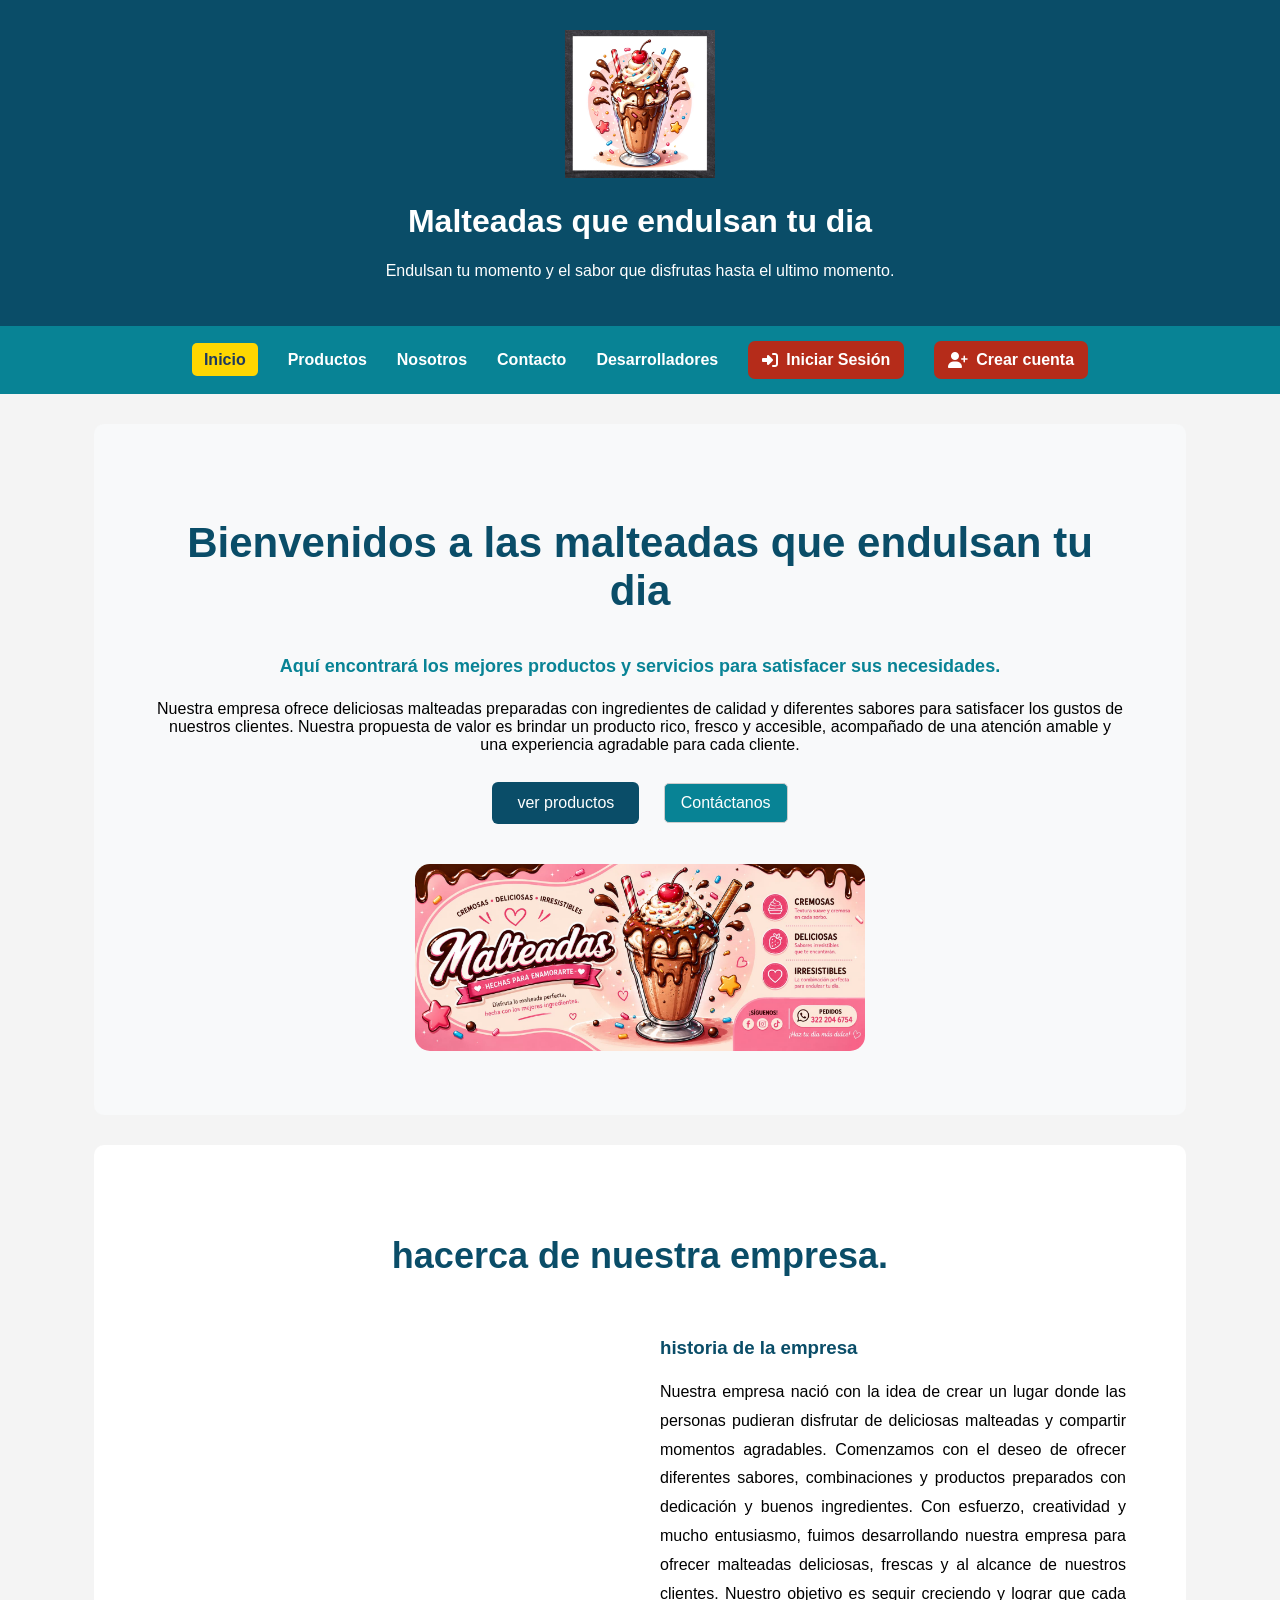
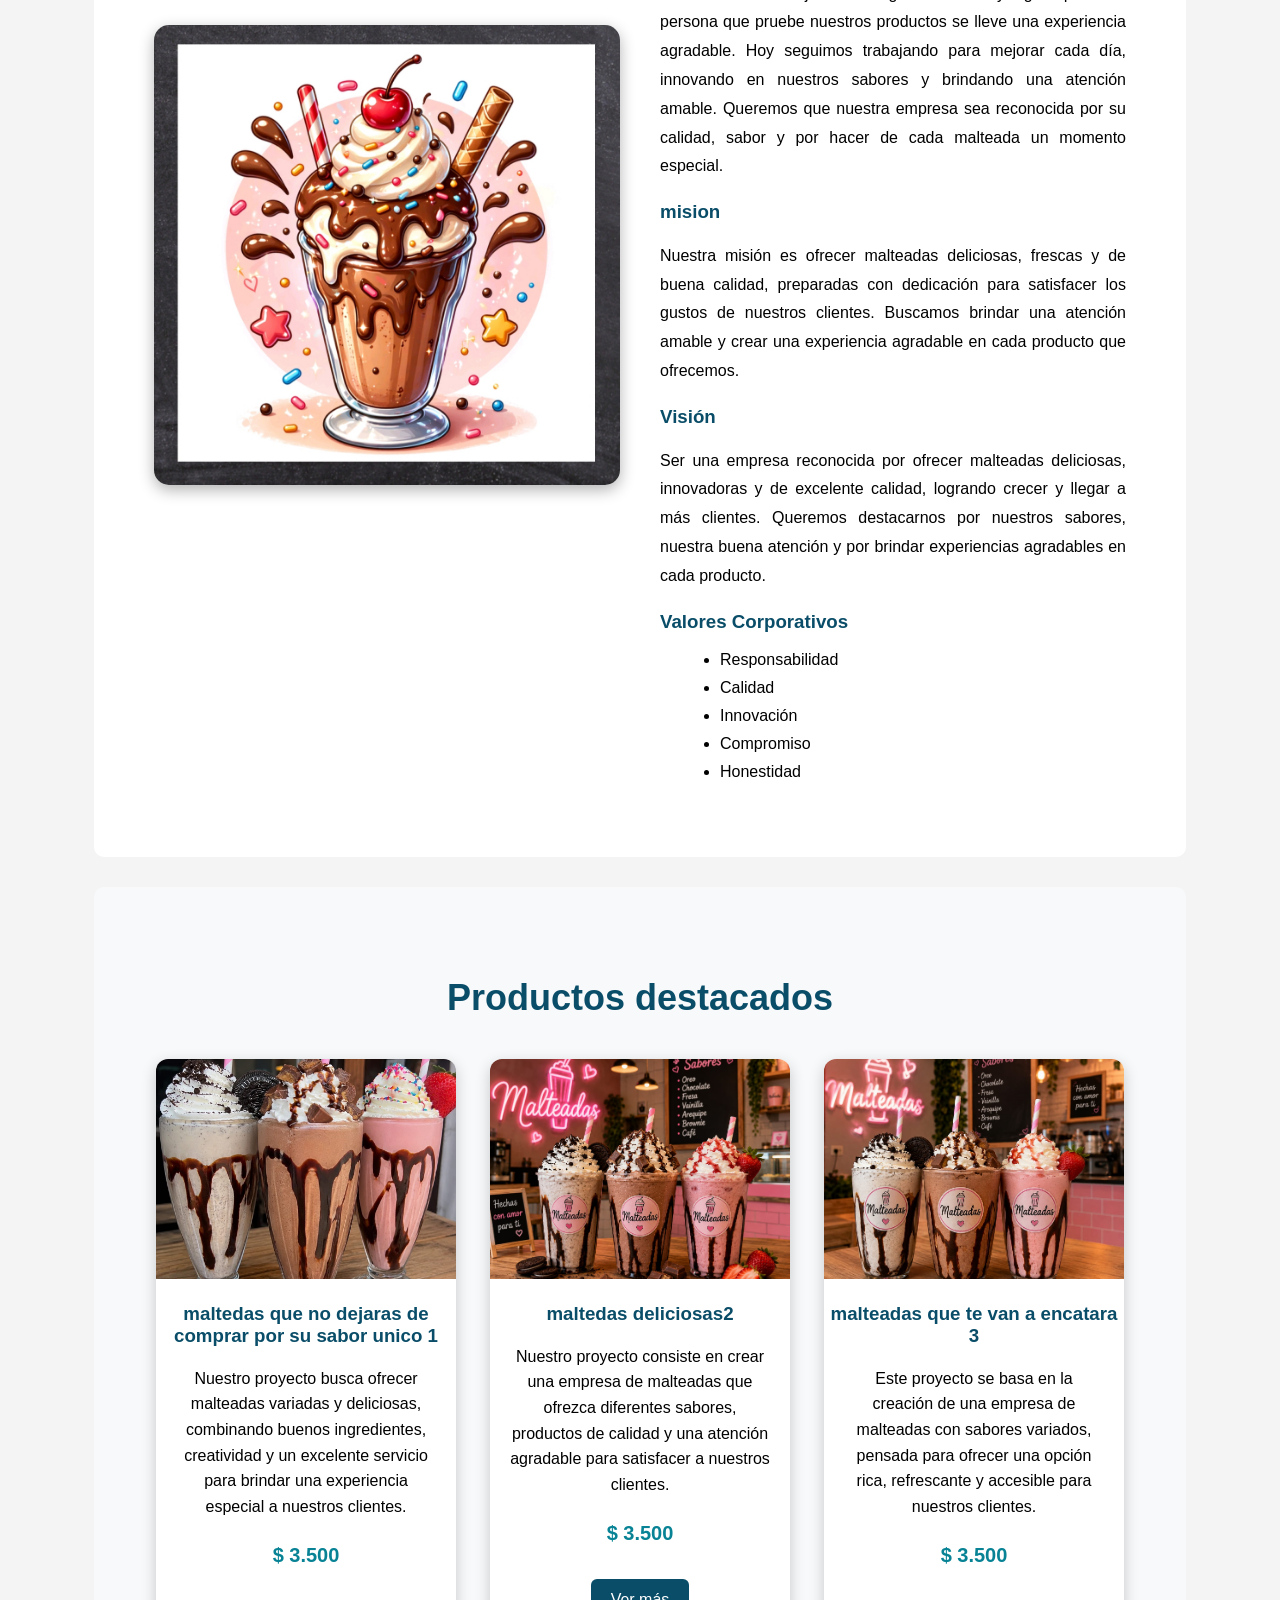
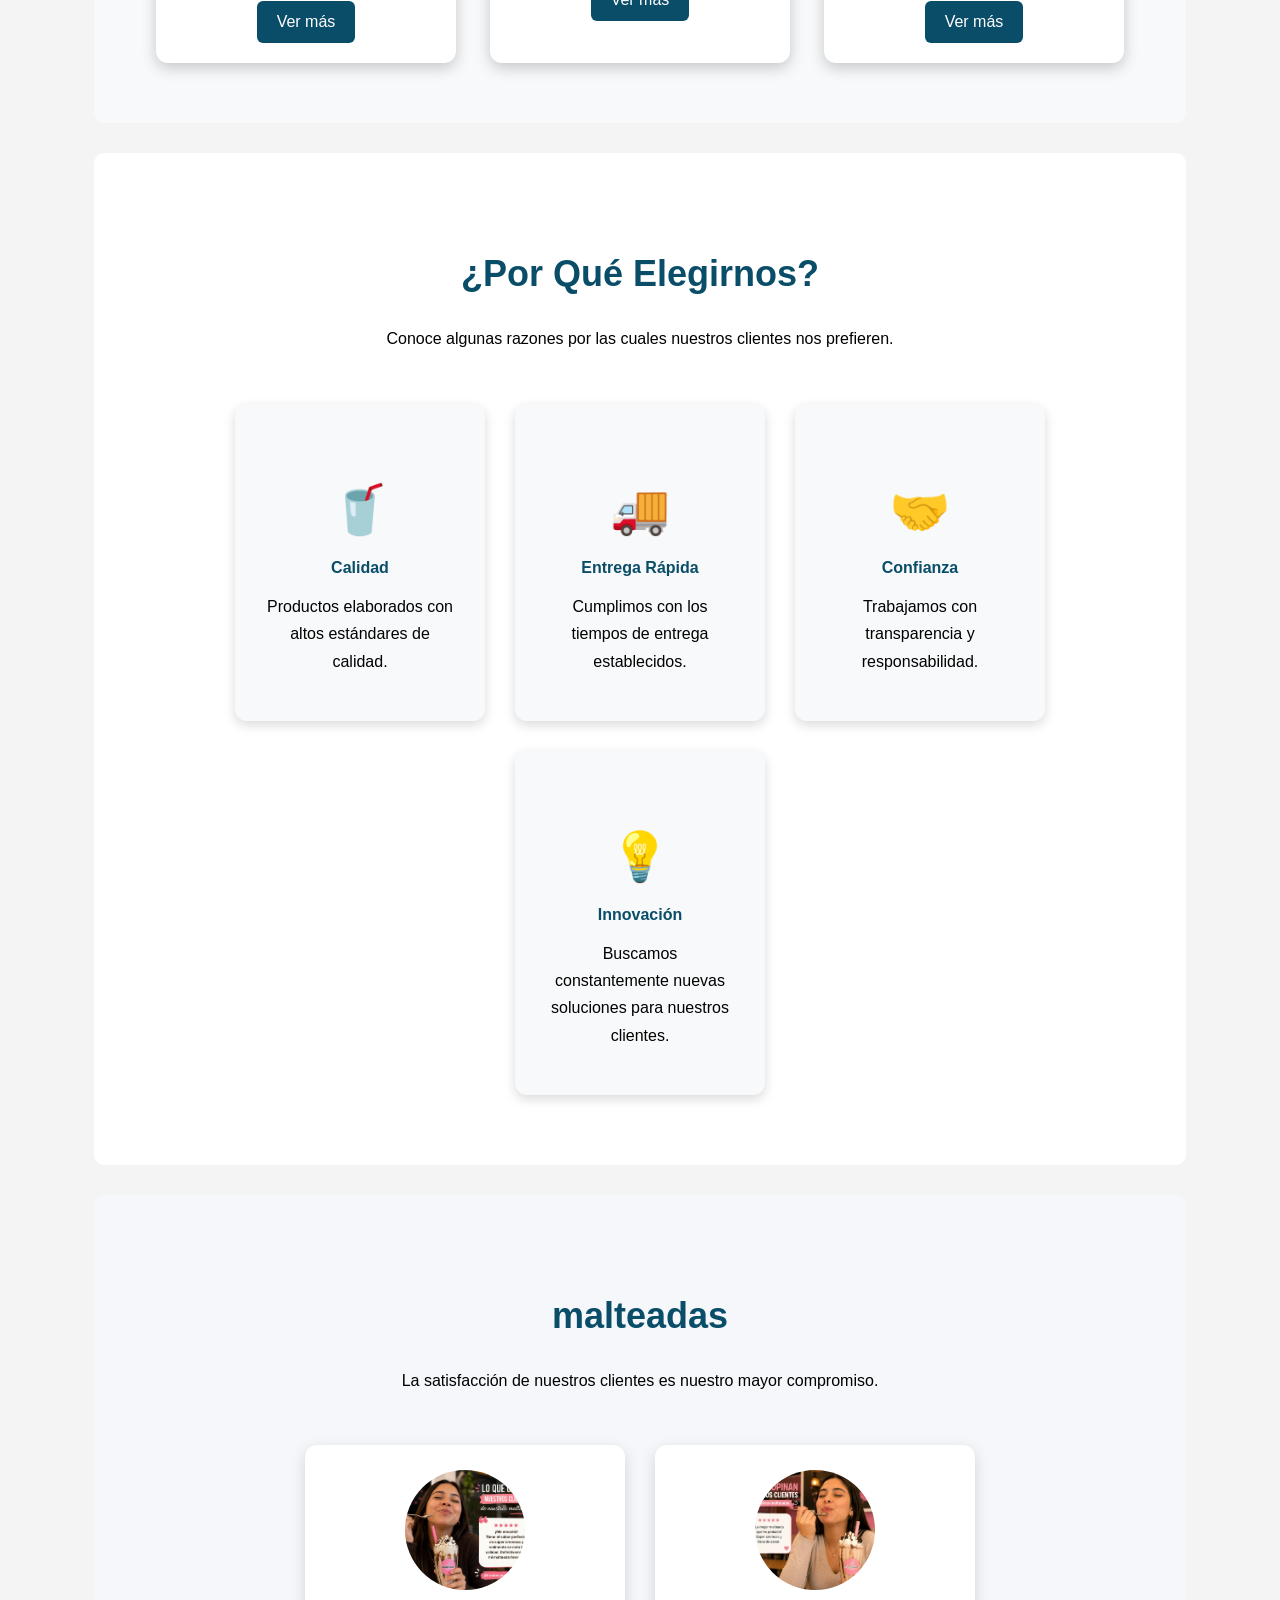
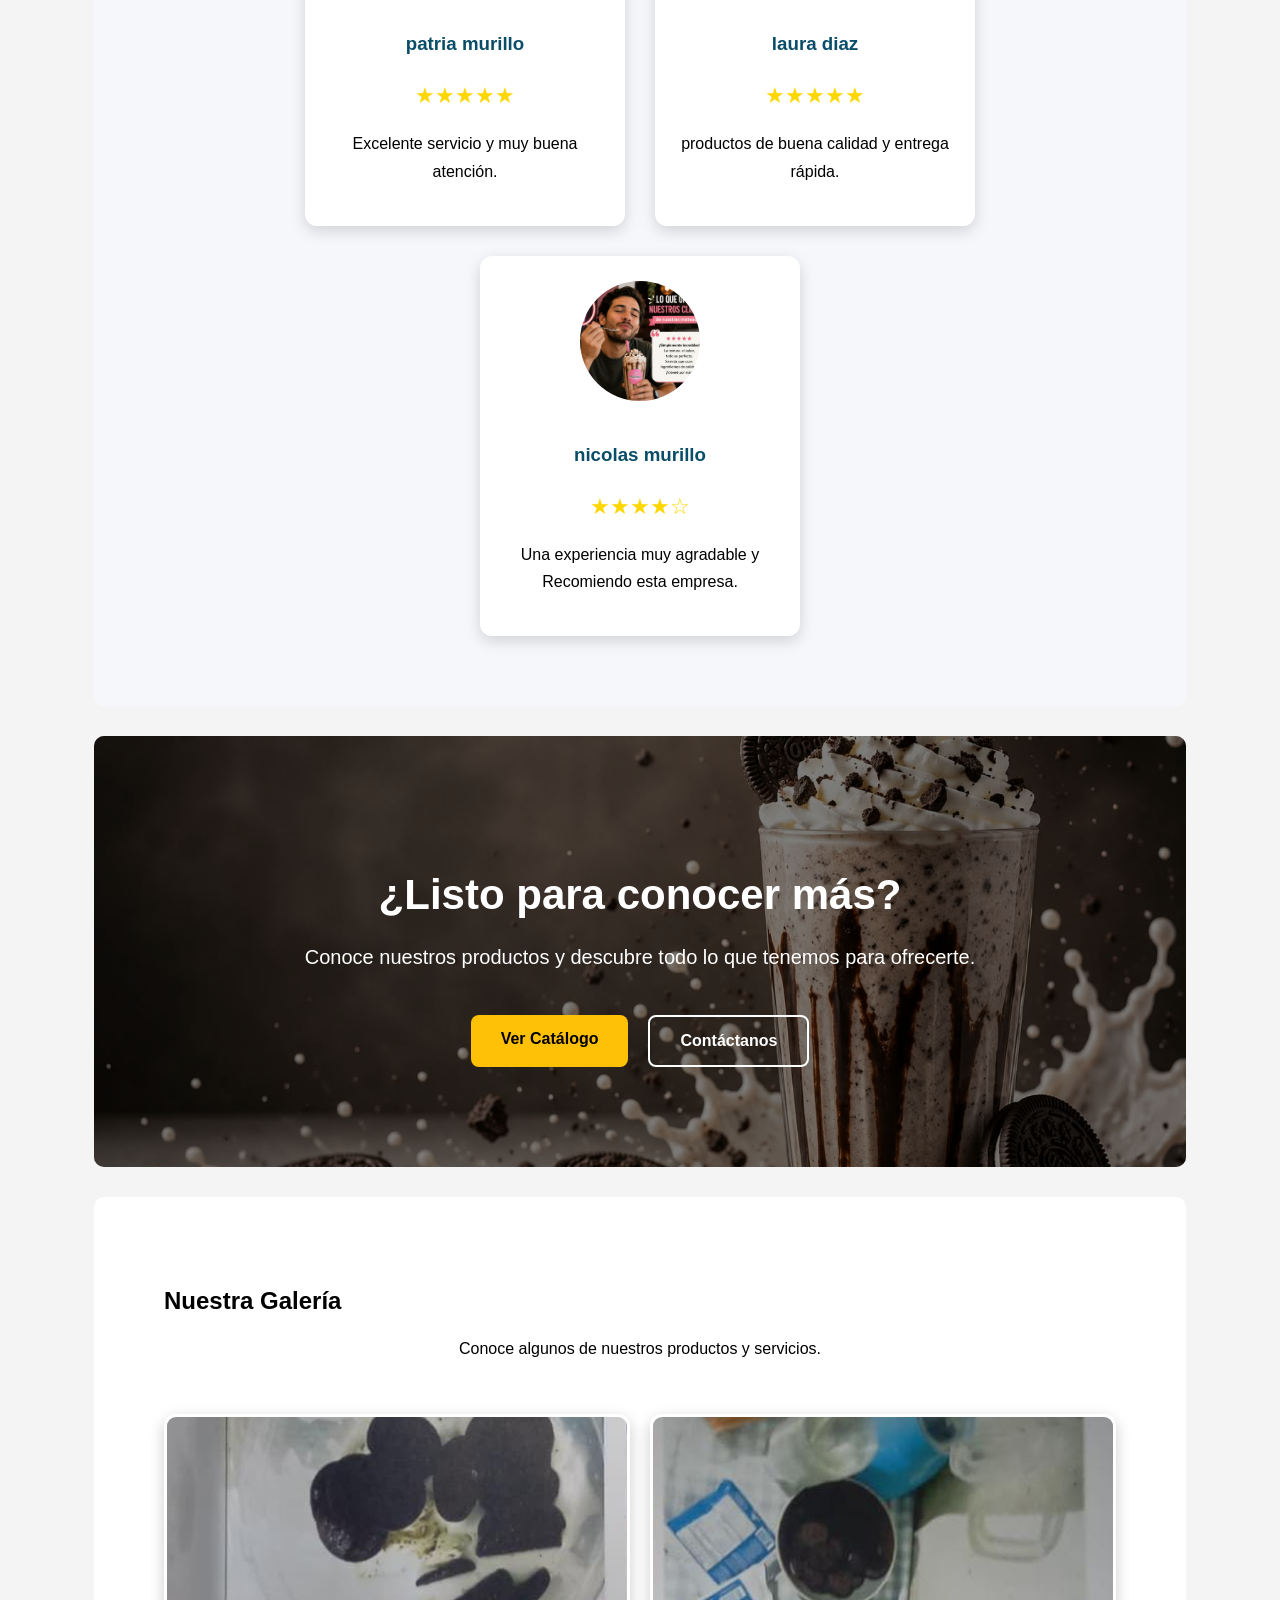
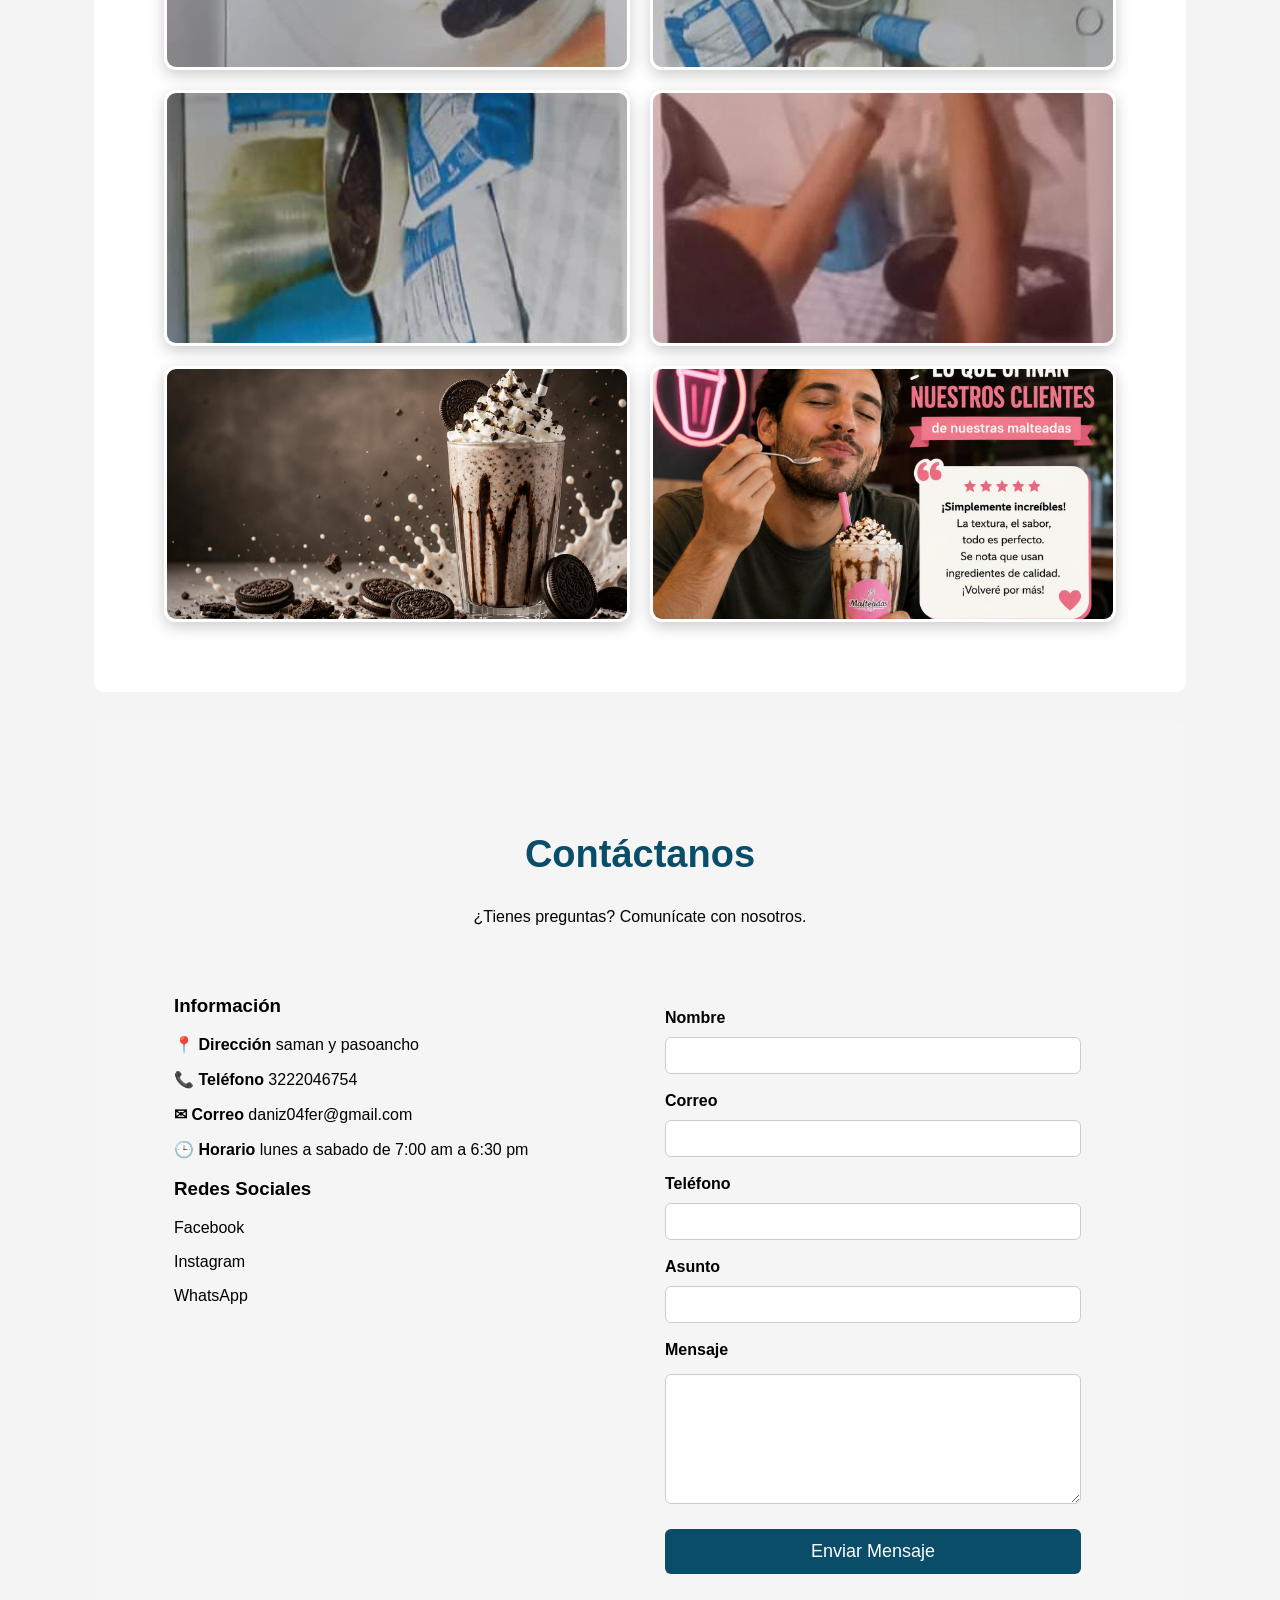
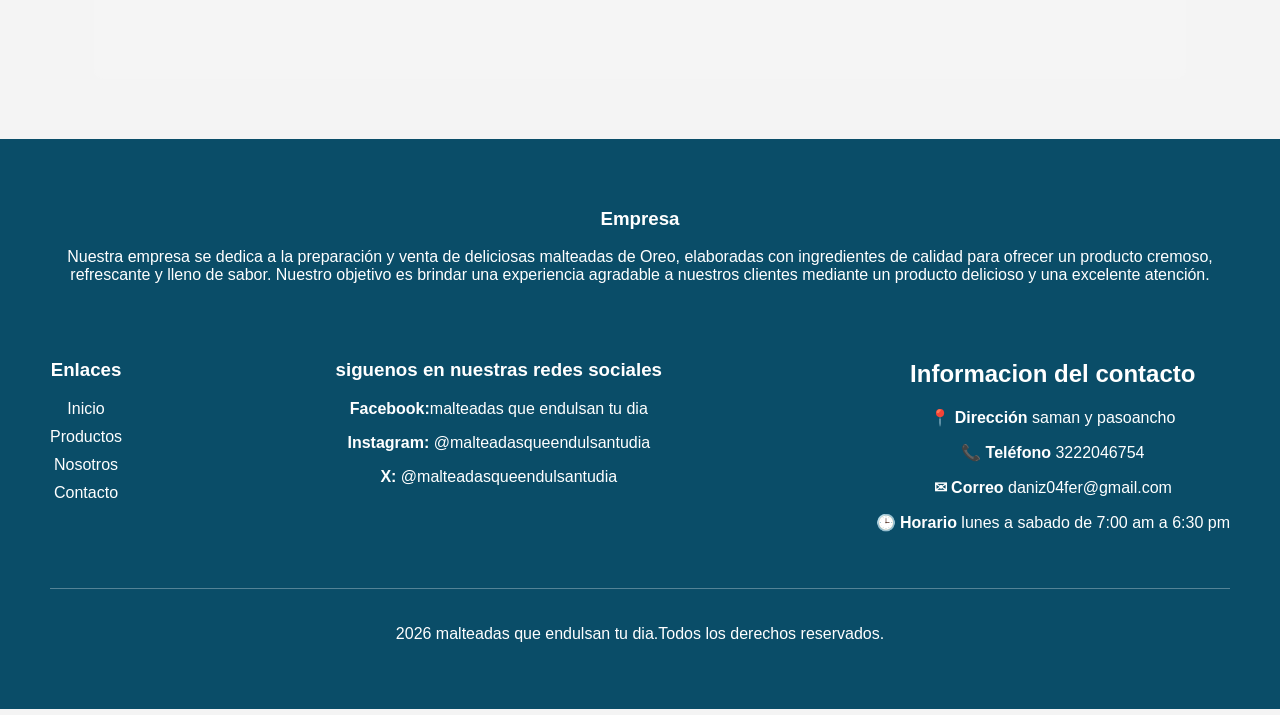
<file: malteadas que endulsan tu  dia/index.html>
<!DOCTYPE html>
<html lang="es">
<head>
    <meta charset="UTF-8">
    <meta name="viewport" content="width=device-width, initial-scale=1.0">
    <title>Inicio | malteadas que endulsan tu dia</title>
    <link rel="stylesheet" href="css/style.css">
    <!--Escribir la siguiente linea de codigo debajo del enlace con el style-->
    <link rel="stylesheet" href="https://cdnjs.cloudflare.com/ajax/libs/font-awesome/6.5.1/css/all.min.css">
</head>
<body>
    <header>
        <img src="img/WhatsApp Image 2026-08-22 at 12.21.26 PM.jpeg" alt="logo empresa">
        <h1>Malteadas que endulsan tu dia</h1>
        <p>
        Endulsan tu momento y el sabor que disfrutas hasta el ultimo momento.
        </p>
    </header>
    <nav>
        <ul>
            <li><a href="index.html" class="activo">Inicio</a></li>
            <li><a href="productos.html">Productos</a></li>
            <li><a href="nosotros.html">Nosotros</a></li>
            <li><a href="contacto.html">Contacto</a></li>
            <li><a href="desarrolladores.html">Desarrolladores</a></li>
            <li>
                <!--Enlace de login-->
                <a href="login.html" class="nav-auth" class="acceso-cliente"> <i class="fa-solid fa-right-to-bracket"></i> Iniciar Sesión</a>
            </li>
            <li>
                <!--Enlace de registro-->
                <a href="registro.html" class="nav-auth" class="acceso-registro"><i class="fa-solid fa-user-plus"></i> Crear cuenta</a>
            </li>
        </ul>
       
    </nav>
    <main>
        <!--Seccion de banner-->
        <section class="banner">
            <div class="contenido-banner">
            <h2>Bienvenidos a las malteadas que endulsan tu dia</h2>
            <p class="eslogan">
                Aquí encontrará los mejores productos y servicios para satisfacer sus necesidades.
            </p>
                Nuestra empresa ofrece deliciosas malteadas preparadas con ingredientes de calidad y diferentes sabores para satisfacer los gustos de nuestros clientes. Nuestra propuesta de valor es brindar un producto rico, fresco y accesible, acompañado de una atención amable y una experiencia agradable para cada cliente.
            </p>
            <div class="botones-banner">
                <a href="productos.html" class="boton">
                    ver productos
                </a>
                <a href="contacto.html" class="boton-secundario">
                    Contáctanos
                </a>
                </div>
                <img src="img/WhatsApp Image 2026-08-22 at 12.40.04 PM.jpeg" alt="Imagen principal de la empresa">
            </div>
        </section>
        <!--Seccion Bienvenidos-->
        <section class="nosotros">
            <h2>hacerca de nuestra empresa.</h2>
            <div class="contenedor-nosotros">
            <div class="imagen-nosotros">
            <img src="img/WhatsApp Image 2026-08-22 at 12.21.26 PM.jpeg" alt="">
            </div>
            <div class="texto-nosotros">
                <h3>historia de la empresa</h3>
                <p>
                    Nuestra empresa nació con la idea de crear un lugar donde las personas pudieran disfrutar de deliciosas malteadas y compartir momentos agradables. Comenzamos con el deseo de ofrecer diferentes sabores, combinaciones y productos preparados con dedicación y buenos ingredientes.
                    Con esfuerzo, creatividad y mucho entusiasmo, fuimos desarrollando nuestra empresa para ofrecer malteadas deliciosas, frescas y al alcance de nuestros clientes. Nuestro objetivo es seguir creciendo y lograr que cada persona que pruebe nuestros productos se lleve una experiencia agradable.
                    Hoy seguimos trabajando para mejorar cada día, innovando en nuestros sabores y brindando una atención amable. Queremos que nuestra empresa sea reconocida por su calidad, sabor y por hacer de cada malteada un momento especial.
                </p>
                <h3>mision</h3>
                <p>
                    Nuestra misión es ofrecer malteadas deliciosas, frescas y de buena calidad, preparadas con dedicación para satisfacer los gustos de nuestros clientes. Buscamos brindar una atención amable y crear una experiencia agradable en cada producto que ofrecemos.
                </p>
                <h3>Visión</h3>
                <p>
                    Ser una empresa reconocida por ofrecer malteadas deliciosas, innovadoras y de excelente calidad, logrando crecer y llegar a más clientes. Queremos destacarnos por nuestros sabores, nuestra buena atención y por brindar experiencias agradables en cada producto.
                </p>
                <h3>Valores Corporativos</h3>
                <ul>
                    <li>Responsabilidad</li>
                    <li>Calidad</li>
                    <li>Innovación</li>
                    <li>Compromiso</li>
                    <li>Honestidad</li>
                </ul>
            </div>
        </div>
    </section>
    <section class="productos">
        <h2>Productos destacados</h2>
        <div class="contenedor-productos">
            <article class="card">
                <img src="img/WhatsApp Image 2026-08-29 at 2.10.44 PM (1).jpeg" alt="Producto 1">
                <h3>maltedas que no dejaras de comprar por su sabor unico 1</h3>
                <p>
                Nuestro proyecto busca ofrecer malteadas variadas y deliciosas, combinando buenos ingredientes, creatividad y un excelente servicio para brindar una experiencia especial a nuestros clientes.
                </p>
                <p class="precio">
                    $ 3.500
                </p>
                <a href="img/WhatsApp Image 2026-08-29 at 2.10.44 PM (2).jpeg" class="btn-producto">
                Ver más
                </a>
            </article>
            <article  class="card">
                <img src="img/WhatsApp Image 2026-08-29 at 2.10.44 PM.jpeg" alt="Producto 2">
                <h3>maltedas deliciosas2</h3>
                <p>
                    Nuestro proyecto consiste en crear una empresa de malteadas que ofrezca diferentes sabores, productos de calidad y una atención agradable para satisfacer a nuestros clientes.
                </p>
                <p class="precio">
                    $ 3.500
                </p>
                <a href="img/WhatsApp Image 2026-08-29 at 2.10.44 PM (2).jpeg2" class="btn-producto">
                Ver más
                </a>
                
            </article>
            <article  class="card">
                <img src="img/WhatsApp Image 2026-08-29 at 2.10.44 PM (2).jpeg" alt="Producto 3">
                <h3>malteadas que te van a encatara 3</h3>
                <p>
                Este proyecto se basa en la creación de una empresa de malteadas con sabores variados, pensada para ofrecer una opción rica, refrescante y accesible para nuestros clientes.
                </p>
                <p class="precio">
                    $ 3.500
                </p>
                <a href="img/WhatsApp Image 2026-08-29 at 2.10.44 PM.jpeg3" class="btn-producto">
                Ver más
                </a>
            </article>
        </div>
   </section>
   <section class="ventajas">
            <h2>¿Por Qué Elegirnos?</h2>
            <p class="descripcion-ventajas">
            Conoce algunas razones por las cuales nuestros clientes nos prefieren.
            </p>
        <div class="contenedor-ventajas">
    <article class="card-ventaja">
    <h3>🥤</h3>
    <h4>Calidad</h4>
<p>
Productos elaborados con altos estándares de calidad.
</p>
</article>
<article class="card-ventaja">
<h3>🚚</h3>
<h4>Entrega Rápida</h4>
    <p>
        Cumplimos con los tiempos de entrega establecidos.
    </p>
        </article>
        <article class="card-ventaja">
    <h3>🤝</h3>
    <h4>Confianza</h4>
    <p>
        Trabajamos con transparencia y responsabilidad.
    </p>
        </article>
        <article class="card-ventaja">
            <h3>💡</h3>
            <h4>Innovación</h4>
    <p>
                Buscamos constantemente nuevas soluciones para
                nuestros clientes.
    </p>
        </article>  
            </div>
        </section>
    <section class="testimonios">
            <h2>malteadas</h2>
            <p class="descripcion-testimonios">
            La satisfacción de nuestros clientes es nuestro mayor
            compromiso.
            </p>
        <div class="contenedor-testimonios">
    <article class="card-testimonio">
        <img src="img/WhatsApp Image 2026-09-05 at 11.28.06 AM (1).jpeg"alt="Cliente">
            <h3>patria murillo</h3>
            <p class="estrellas">★★★★★</p>
            <p>
            Excelente servicio y muy buena atención.
            </p>
    </article>
    <article class="card-testimonio">
        <img src="img/WhatsApp Image 2026-09-05 at 11.28.06 AM (2).jpeg"alt="Cliente">
            <h3>laura diaz</h3>
            <p class="estrellas">★★★★★</p>
            <p>
            productos de buena calidad y entrega
            rápida.
            </p>
    </article>
    <article class="card-testimonio">
        <img src="img/WhatsApp Image 2026-09-05 at 11.28.06 AM.jpeg"alt="Cliente">
            <h3>nicolas murillo</h3>
            <p class="estrellas">★★★★☆</p>
            <p>
            Una experiencia muy agradable y Recomiendo
            esta empresa.
            </p>
    </article>
        </div>
    </section>
    <section class="cta">
        <div class="contenedor-cta">
            <h2> ¿Listo para conocer más? </h2>
            <p>
            Conoce nuestros productos y descubre todo lo que
            tenemos para ofrecerte.
            </p>
        <div class="botones-cta">
            <a href="productos.html" class="btn-principal">
            Ver Catálogo
            </a>
            <a href="contacto.html" class="btn-secundario">
            Contáctanos
            </a>
        </div>
        </div>
    </section>
    <section class="galeria">
            <h2>Nuestra Galería</h2>
            <p class="descripcion-galeria">
            Conoce algunos de nuestros productos y servicios.
            </p>
        <div class="grid-galeria">
        <div class="imagen">
            <img src="img/WhatsApp Image 2026-09-05 at 12.21.27 PM.jpeg" alt="Imagen 1">
        </div>
        <div class="imagen">
            <img src="img/WhatsApp Image 2026-09-05 at 12.21.12 PM.jpeg" alt="Imagen 2">
        </div>
        <div class="imagen">
            <img src="img/WhatsApp Image 2026-09-05 at 12.20.54 PM.jpeg" alt="Imagen 3">
        </div>
        <div class="imagen">
            <img src="img/WhatsApp Image 2026-09-05 at 12.20.26 PM.jpeg" alt="Imagen 4">
        </div>
        <div class="imagen">
            <img src="img/WhatsApp Image 2026-09-05 at 11.48.37 AM.jpeg" alt="Imagen 5">
        </div>
        <div class="imagen">
            <img src="img/WhatsApp Image 2026-09-05 at 11.28.06 AM.jpeg" alt="Imagen 6">
        </div>
        </div>
    </section>
    <section class="contacto">
            <h2>Contáctanos</h2>
            <p class="descripcion-contacto">
            ¿Tienes preguntas?
            Comunícate con nosotros.
            </p>
        <div class="contenedor-contacto">
        <div class="info-contacto">
            <h3>Información</h3>
            <p><strong>📍 Dirección</strong>  saman y pasoancho</p>
            <p><strong>📞 Teléfono</strong> 3222046754</p>
            <p><strong>✉ Correo</strong> daniz04fer@gmail.com</p>
            <p><strong>🕒 Horario</strong> lunes a sabado de 7:00 am a 6:30 pm</p>  
            <h3>Redes Sociales</h3>
            <p>Facebook</p>
            <p>Instagram</p>
            <p>WhatsApp</p>
        </div>
        <div class="formulario-contacto">
        <form>
        <label>Nombre</label>
        <input type="text">
        <label>Correo</label>
        <input type="email">
        <label>Teléfono</label>
        <input type="tel">
        <label>Asunto</label>
        <input type="text">
        <label>Mensaje</label>
        <textarea rows="6"></textarea>
    <button>
            Enviar Mensaje
    </button>
        </form>
        </div>
        </div>
    </section>
    </main>

<footer>
    <div class="footer-contenedor">
    <div>
        <h3>Empresa</h3>
        <p>
            Nuestra empresa se dedica a la preparación y venta de deliciosas malteadas de Oreo, elaboradas con ingredientes de calidad para ofrecer un producto cremoso, refrescante y lleno de sabor. Nuestro objetivo es brindar una experiencia agradable a nuestros clientes mediante un producto delicioso y una excelente atención.
        </p>
    </div>

    <div>
    <h3>Enlaces</h3>
    <ul>
        <li><a href="index.html">Inicio</a></li>
        <li><a href="productos.html">Productos</a></li>
        <li> <a href="nosotros.html">Nosotros</a></li>
        <li><a href="contacto.html">Contacto</a></li>
    </ul>
</div>
<div>
    <h3>siguenos en nuestras redes sociales</h3>
    <p><strong>Facebook:</strong>malteadas que endulsan tu dia</p> 
    <p><strong>Instagram:</strong> @malteadasqueendulsantudia</p>
    <p><strong>X:</strong> @malteadasqueendulsantudia</p>
</div>
<div>
    <h2>Informacion del contacto</h2>
    <p><strong>📍 Dirección</strong>  saman y pasoancho</p>
    <p><strong>📞 Teléfono</strong> 3222046754</p>
    <p><strong>✉ Correo</strong> daniz04fer@gmail.com</p>
    <p><strong>🕒 Horario</strong> lunes a sabado de 7:00 am a 6:30 pm</p> 

</div>
    </div>

    <div class="copyright">
        <p> 2026 malteadas que endulsan tu dia.Todos los derechos reservados.</p> 
    </div>
</footer>

    
</body>
</html>
</file>
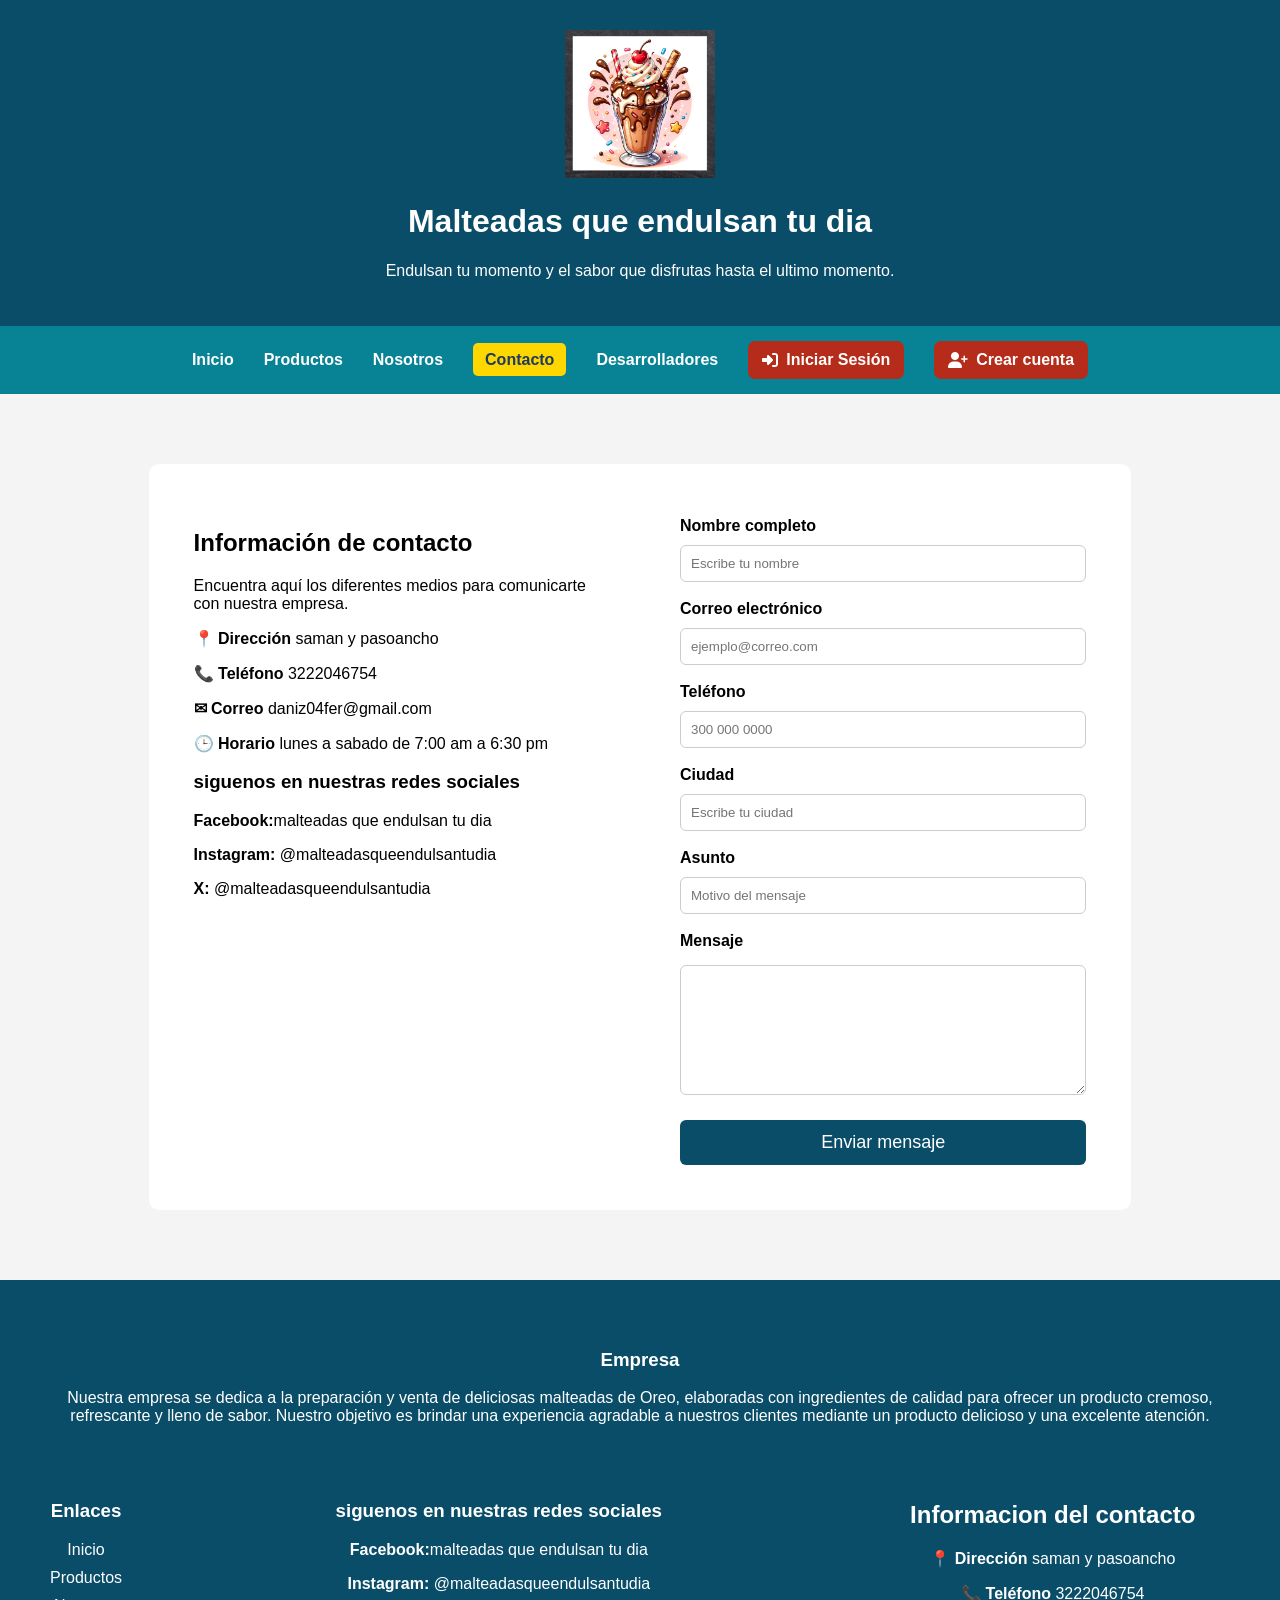
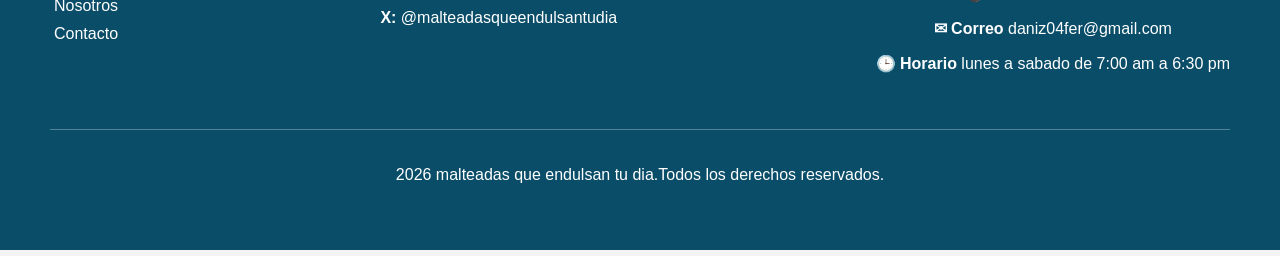
<file: malteadas que endulsan tu  dia/contacto.html>
<!DOCTYPE html>
<html lang="es">
<head>
    <meta charset="UTF-8">
    <meta name="viewport" content="width=device-width, initial-scale=1.0">
    <title>contacto | malteadas que endulsan tu dia</title>
    <link rel="stylesheet" href="css/style.css">
    <!--Escribir la siguiente linea de codigo debajo del enlace con el style-->
    <link rel="stylesheet" href="https://cdnjs.cloudflare.com/ajax/libs/font-awesome/6.5.1/css/all.min.css">
</head>
<body>
    <header>
        <img src="img/WhatsApp Image 2026-08-22 at 12.21.26 PM.jpeg" alt="logo empresa">
        <h1>Malteadas que endulsan tu dia</h1>
        <p>
        Endulsan tu momento y el sabor que disfrutas hasta el ultimo momento.
        </p>
    </header>
    <nav>
    <ul>
            <li><a href="index.html">Inicio</a></li>
            <li><a href="productos.html">Productos</a></li>
            <li><a href="nosotros.html">Nosotros</a></li>
            <li><a href="contacto.html"class="activo">Contacto</a></li>
            <li><a href="desarrolladores.html">Desarrolladores</a></li>
            <li>
                <!--Enlace de login-->
                <a href="login.html" class="nav-auth" class="acceso-cliente"> <i class="fa-solid fa-right-to-bracket"></i> Iniciar Sesión</a>
            </li>
            <li>
                <!--Enlace de registro-->
                <a href="registro.html" class="nav-auth" class="acceso-registro"><i class="fa-solid fa-user-plus"></i> Crear cuenta</a>
            </li>
        </ul>
    </nav>
    <main>
        <section class="seccion-contacto"> 
            <div class="informacion-contacto"> 
                <h2>Información de contacto</h2> 
                <p> 
                    Encuentra aquí los diferentes medios para comunicarte con nuestra empresa. 
                </p>
                <p><strong>📍 Dirección</strong>  saman y pasoancho</p>
                <p><strong>📞 Teléfono</strong> 3222046754</p>
                <p><strong>✉ Correo</strong> daniz04fer@gmail.com</p>
                <p><strong>🕒 Horario</strong> lunes a sabado de 7:00 am a 6:30 pm</p>
                
                <h3>siguenos en nuestras redes sociales</h3>
                <p><strong>Facebook:</strong>malteadas que endulsan tu dia</p> 
                <p><strong>Instagram:</strong> @malteadasqueendulsantudia</p>
                <p><strong>X:</strong> @malteadasqueendulsantudia</p>
            </div> 
            <div class="formulario-contacto"> 
                <form> 
                    <label for="nombre"> 
                    Nombre completo 
                    </label> 
                    <input 
                        type="text" 
                        id="nombre" 
                        name="nombre" 
                        placeholder="Escribe tu nombre" 
                        required 
                    > 
                    <label for="correo"> 
                        Correo electrónico 
                    </label> 
                    <input 
                        type="email" 
                        id="correo" 
                        name="correo" 
                        placeholder="ejemplo@correo.com" 
                        required 
                    > 
                    <label for="telefono"> 
                        Teléfono 
                    </label> 
                    <input 
                        type="tel" 
                        id="telefono" 
                        name="telefono" 
                        placeholder="300 000 0000" 
                    > 
                    <label for="ciudad"> 
                        Ciudad 
                    </label> 
                    <input 
                        type="text" 
                        id="ciudad" 
                        name="ciudad" 
                        placeholder="Escribe tu ciudad" 
                    >
                    <label for="asunto"> 
                        Asunto 
                    </label> 
                    <input 
                        type="text" 
                        id="asunto" 
                        name="asunto" 
                        placeholder="Motivo del mensaje" 
                        required 
                    > 
                    <label for="mensaje"> 
                        Mensaje 
                    </label> 
                    <textarea 
                        id="mensaje" 
                        name="mensaje" 
                        rows="6" 
                        placeholder="Escribe tu mensaje" 
                        required> 
                    </textarea> 
                    <button type="submit"> 
                        Enviar mensaje 
                    </button>
                    </form> 
            </div>
        </section>
    </main>
    <footer>
    <div class="footer-contenedor">
    <div>
        <h3>Empresa</h3>
        <p>
            Nuestra empresa se dedica a la preparación y venta de deliciosas malteadas de Oreo, elaboradas con ingredientes de calidad para ofrecer un producto cremoso, refrescante y lleno de sabor. Nuestro objetivo es brindar una experiencia agradable a nuestros clientes mediante un producto delicioso y una excelente atención.
        </p>
    </div>

    <div>
    <h3>Enlaces</h3>
    <ul>
        <li><a href="index.html">Inicio</a></li>
        <li><a href="productos.html">Productos</a></li>
        <li> <a href="nosotros.html">Nosotros</a></li>
        <li><a href="contacto.html">Contacto</a></li>
    </ul>
</div>
<div>
    <h3>siguenos en nuestras redes sociales</h3>
    <p><strong>Facebook:</strong>malteadas que endulsan tu dia</p> 
    <p><strong>Instagram:</strong> @malteadasqueendulsantudia</p>
    <p><strong>X:</strong> @malteadasqueendulsantudia</p>
</div>
<div>
    <h2>Informacion del contacto</h2>
    <p><strong>📍 Dirección</strong>  saman y pasoancho</p>
    <p><strong>📞 Teléfono</strong> 3222046754</p>
    <p><strong>✉ Correo</strong> daniz04fer@gmail.com</p>
    <p><strong>🕒 Horario</strong> lunes a sabado de 7:00 am a 6:30 pm</p> 

</div>
    </div>

    <div class="copyright">
        <p> 2026 malteadas que endulsan tu dia.Todos los derechos reservados.</p> 
    </div>
</footer>
</body>
</html>
</file>
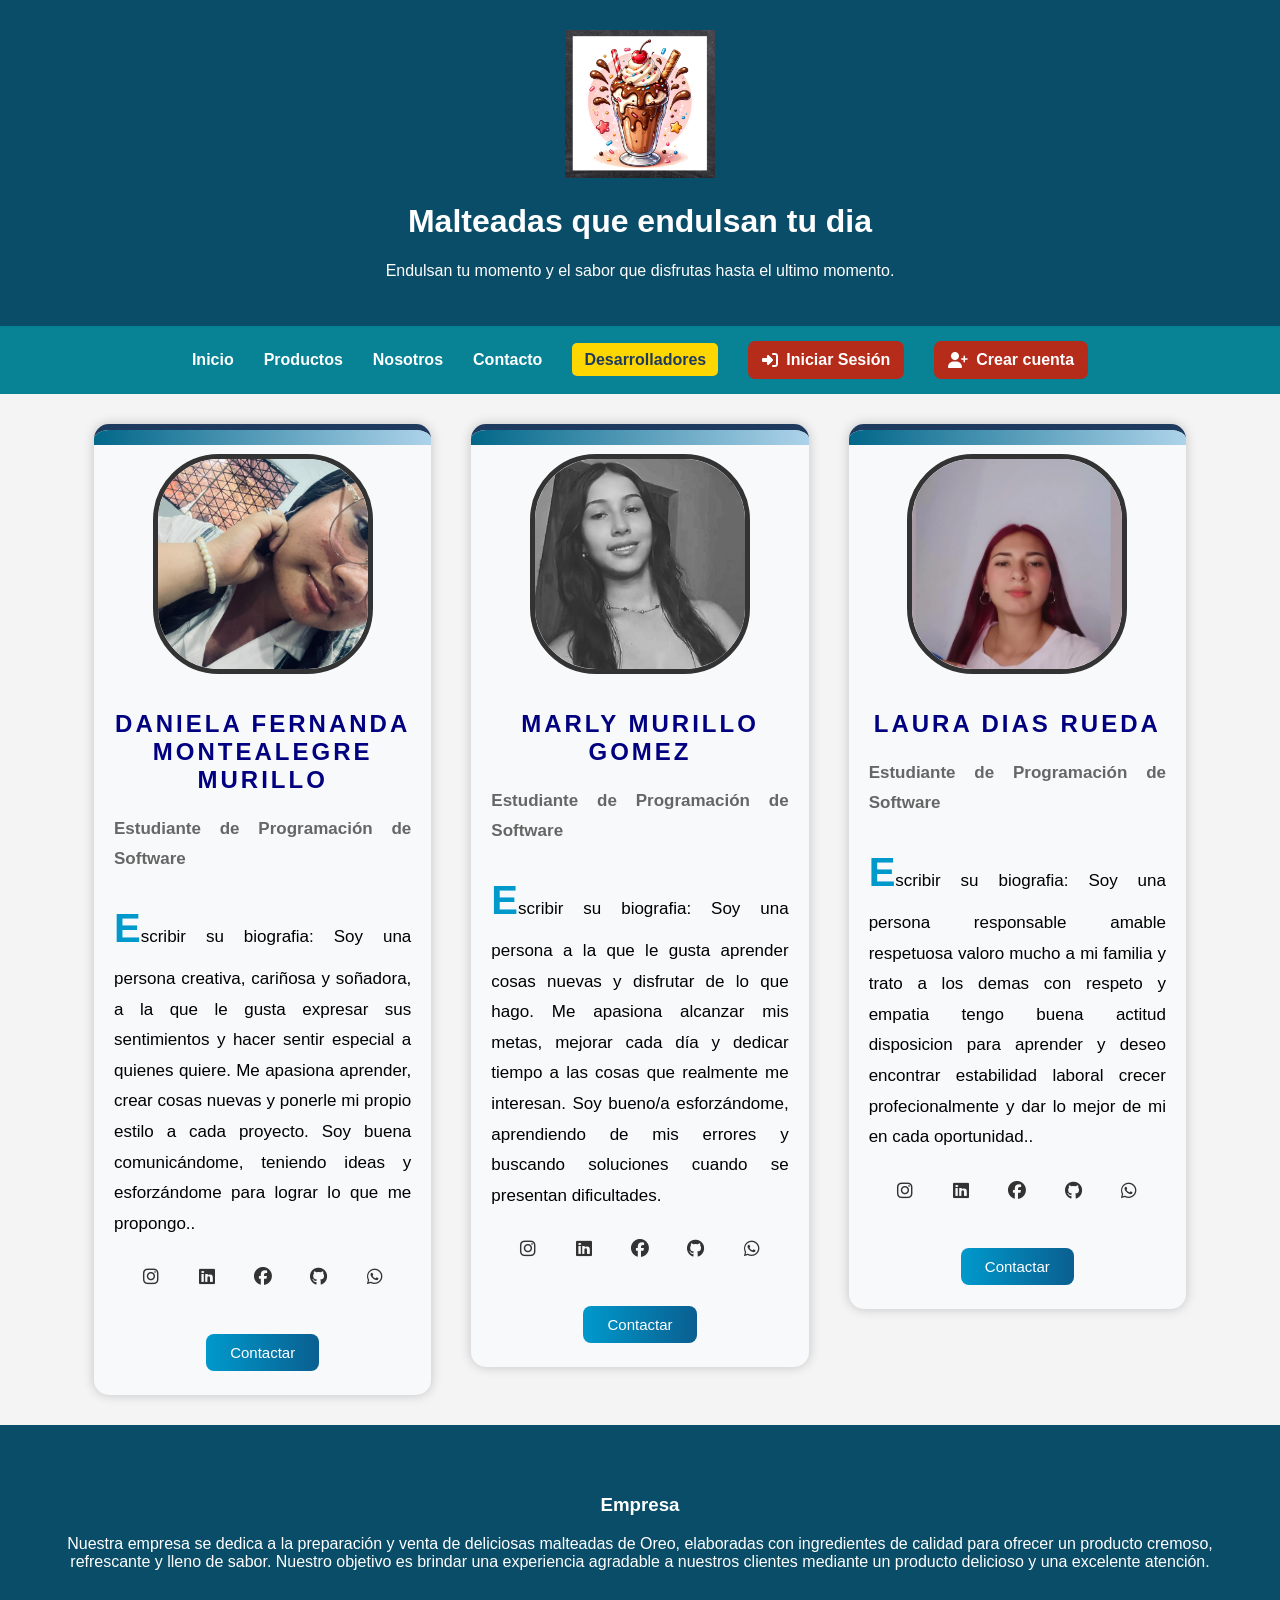
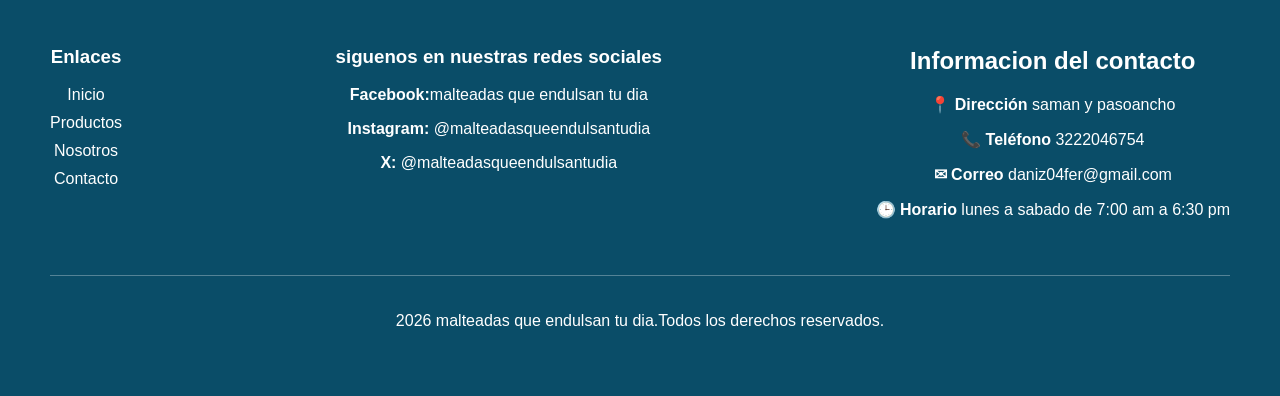
<file: malteadas que endulsan tu  dia/desarrolladores.html>
<!DOCTYPE html>
<html lang="es">
<head>
    <meta charset="UTF-8">
    <meta name="viewport" content="width=device-width, initial-scale=1.0">
    <title>desarroladores | malteadas que endulsan tu dia</title>
    <link rel="stylesheet" href="css/style.css">
    <!--Escribir la siguiente linea de codigo debajo del enlace con el style-->
    <link rel="stylesheet" href="https://cdnjs.cloudflare.com/ajax/libs/font-awesome/6.5.1/css/all.min.css">
</head>
<body>
    <header>
        <img src="img/WhatsApp Image 2026-08-22 at 12.21.26 PM.jpeg" alt="logo empresa">
        <h1>Malteadas que endulsan tu dia</h1>
        <p>
        Endulsan tu momento y el sabor que disfrutas hasta el ultimo momento.
        </p>
    </header>
    <nav>
        <ul>
            <li><a href="index.html">Inicio</a></li>
            <li><a href="productos.html">Productos</a></li>
            <li><a href="nosotros.html">Nosotros</a></li>
            <li><a href="contacto.html">Contacto</a></li>
            <li><a href="desarrolladores.html"class="activo">Desarrolladores</a></li>
            <li>
                <!--Enlace de login-->
                <a href="login.html" class="nav-auth" class="acceso-cliente"> <i class="fa-solid fa-right-to-bracket"></i> Iniciar Sesión</a>
            </li>
            <li>
                <!--Enlace de registro-->
                <a href="registro.html" class="nav-auth" class="acceso-registro"><i class="fa-solid fa-user-plus"></i> Crear cuenta</a>
            </li>
        </ul>
        
    </nav>
    <main>
        <!--El siguiente grupo de codigo se colocamos en el medio de la etiqueta main-->
<!--Contenedor que agrupa ambas tarjetas y las organiza en fila-->
    <div class="contenedor-tarjetas">
        <div class="tarjeta" id="tarjeta-personal1">
            <img src="img/WhatsApp Image 2026-09-19 at 10.59.35 AM.jpeg" alt="Foto de perfil de Juan" class="foto">
            <h2 id="nombre-persona1">Daniela fernanda montealegre murillo</h2>
            <p class="rol">Estudiante de Programación de Software</p>
            <p class="bio">
                Escribir su biografia:
                Soy una persona creativa, cariñosa y soñadora, a la que le gusta expresar sus sentimientos y hacer sentir especial a quienes quiere. Me apasiona aprender, crear cosas nuevas y ponerle mi propio estilo a cada proyecto. Soy buena comunicándome, teniendo ideas y esforzándome para lograr lo que me propongo..
            </p>
            <!--
                Iconos de redes sociales: cada uno es un enlace <a> real
                target="_blank" abre la red social en una pestaña nueva
                rel="noopener noreferrer" es una buena practica de seguridad al abrir enlaces externos en una nueva pestaña
                -->
            <div class="redes-sociales">
                <a href="https://instagram.com/" target="_blank" rel="noopener noreferrer" class="red-social" aria-label="instagram de Juan">
                    <i class="fa-brands fa-instagram"></i>
                </a>
                <a href="https://wwww.linkedin.com/" target="_blank" rel="noopener noreferrer" class="red-social" aria-label="linkedin de Juan">
                    <i class="fa-brands fa-linkedin"></i>
                </a>
                <a href="https://www.facebook" target="_blank" rel="noopener noreferrer" class="red-social" aria-label="facebook de Juan">
                    <i class="fa-brands fa-facebook"></i>
                </a>
                <a href="https:/github.com/" target="_blank" rel="noopener noreferrer" class="red-social" aria-label="Github de Juan">
                    <i class="fa-brands fa-github"></i>
                </a>
                <a href="https://wa.me/57" target="_blank" rel="noopener noreferrer" class="red-social" aria-label="WhatsApp de Juan">
                    <i class="fa-brands fa-whatsapp"></i>
                </a>
            </div>
            <button class="boton-contacto">Contactar</button>
        </div>
        <div class="tarjeta" id="tarjeta-personal1">
            <img src="img/WhatsApp Image 2026-09-19 at 12.45.01 PM.jpeg" alt="Foto de perfil de Juan" class="foto">
            <h2 id="nombre-persona1">Marly murillo gomez</h2>
            <p class="rol">Estudiante de Programación de Software</p>
            <p class="bio">
                Escribir su biografia:
                Soy una persona a la que le gusta aprender cosas nuevas y disfrutar de lo que hago. Me apasiona alcanzar mis metas, mejorar cada día y dedicar tiempo a las cosas que realmente me interesan. Soy bueno/a esforzándome, aprendiendo de mis errores y buscando soluciones cuando se presentan dificultades.
            </p>
            <!--
                Iconos de redes sociales: cada uno es un enlace <a> real
                target="_blank" abre la red social en una pestaña nueva
                rel="noopener noreferrer" es una buena practica de seguridad al abrir enlaces externos en una nueva pestaña
                -->
            <div class="redes-sociales">
                <a href="https://instagram.com/" target="_blank" rel="noopener noreferrer" class="red-social" aria-label="instagram de Juan">
                    <i class="fa-brands fa-instagram"></i>
                </a>
                <a href="https://wwww.linkedin.com/" target="_blank" rel="noopener noreferrer" class="red-social" aria-label="linkedin de Juan">
                    <i class="fa-brands fa-linkedin"></i>
                </a>
                <a href="https://www.facebook" target="_blank" rel="noopener noreferrer" class="red-social" aria-label="facebook de Juan">
                    <i class="fa-brands fa-facebook"></i>
                </a>
                <a href="https:/github.com/" target="_blank" rel="noopener noreferrer" class="red-social" aria-label="Github de Juan">
                    <i class="fa-brands fa-github"></i>
                </a>
                <a href="https://wa.me/57" target="_blank" rel="noopener noreferrer" class="red-social" aria-label="WhatsApp de Juan">
                    <i class="fa-brands fa-whatsapp"></i>
                </a>
            </div>
            <button class="boton-contacto">Contactar</button>
        </div>
        <div class="tarjeta" id="tarjeta-personal1">
            <img src="img/WhatsApp Image 2026-09-19 at 10.48.15 AM.jpeg" alt="Foto de perfil de Juan" class="foto">
            <h2 id="nombre-persona1">laura dias rueda</h2>
            <p class="rol">Estudiante de Programación de Software</p>
            <p class="bio">
                Escribir su biografia:
                Soy una persona responsable amable respetuosa valoro mucho a mi familia y trato a los demas con respeto y empatia tengo buena actitud disposicion para aprender y deseo encontrar estabilidad laboral crecer profecionalmente y dar lo mejor de mi en cada oportunidad..
            </p>
            <!--
                Iconos de redes sociales: cada uno es un enlace <a> real
                target="_blank" abre la red social en una pestaña nueva
                rel="noopener noreferrer" es una buena practica de seguridad al abrir enlaces externos en una nueva pestaña
                -->
            <div class="redes-sociales">
                <a href="https://instagram.com/" target="_blank" rel="noopener noreferrer" class="red-social" aria-label="instagram de Juan">
                    <i class="fa-brands fa-instagram"></i>
                </a>
                <a href="https://wwww.linkedin.com/" target="_blank" rel="noopener noreferrer" class="red-social" aria-label="linkedin de Juan">
                    <i class="fa-brands fa-linkedin"></i>
                </a>
                <a href="https://www.facebook" target="_blank" rel="noopener noreferrer" class="red-social" aria-label="facebook de Juan">
                    <i class="fa-brands fa-facebook"></i>
                </a>
                <a href="https:/github.com/" target="_blank" rel="noopener noreferrer" class="red-social" aria-label="Github de Juan">
                    <i class="fa-brands fa-github"></i>
                </a>
                <a href="https://wa.me/57" target="_blank" rel="noopener noreferrer" class="red-social" aria-label="WhatsApp de Juan">
                    <i class="fa-brands fa-whatsapp"></i>
                </a>
            </div>
            <button class="boton-contacto">Contactar</button>
        </div>
    </div>
    </main>
    <footer>
    <div class="footer-contenedor">
    <div>
        <h3>Empresa</h3>
        <p>
            Nuestra empresa se dedica a la preparación y venta de deliciosas malteadas de Oreo, elaboradas con ingredientes de calidad para ofrecer un producto cremoso, refrescante y lleno de sabor. Nuestro objetivo es brindar una experiencia agradable a nuestros clientes mediante un producto delicioso y una excelente atención.
        </p>
    </div>

    <div>
    <h3>Enlaces</h3>
    <ul>
        <li><a href="index.html">Inicio</a></li>
        <li><a href="productos.html">Productos</a></li>
        <li> <a href="nosotros.html">Nosotros</a></li>
        <li><a href="contacto.html">Contacto</a></li>
    </ul>
</div>
<div>
    <h3>siguenos en nuestras redes sociales</h3>
    <p><strong>Facebook:</strong>malteadas que endulsan tu dia</p> 
    <p><strong>Instagram:</strong> @malteadasqueendulsantudia</p>
    <p><strong>X:</strong> @malteadasqueendulsantudia</p>
</div>
<div>
    <h2>Informacion del contacto</h2>
    <p><strong>📍 Dirección</strong>  saman y pasoancho</p>
    <p><strong>📞 Teléfono</strong> 3222046754</p>
    <p><strong>✉ Correo</strong> daniz04fer@gmail.com</p>
    <p><strong>🕒 Horario</strong> lunes a sabado de 7:00 am a 6:30 pm</p> 

</div>
    </div>

    <div class="copyright">
        <p> 2026 malteadas que endulsan tu dia.Todos los derechos reservados.</p> 
    </div>
</footer>
</body>
</html>
</file>
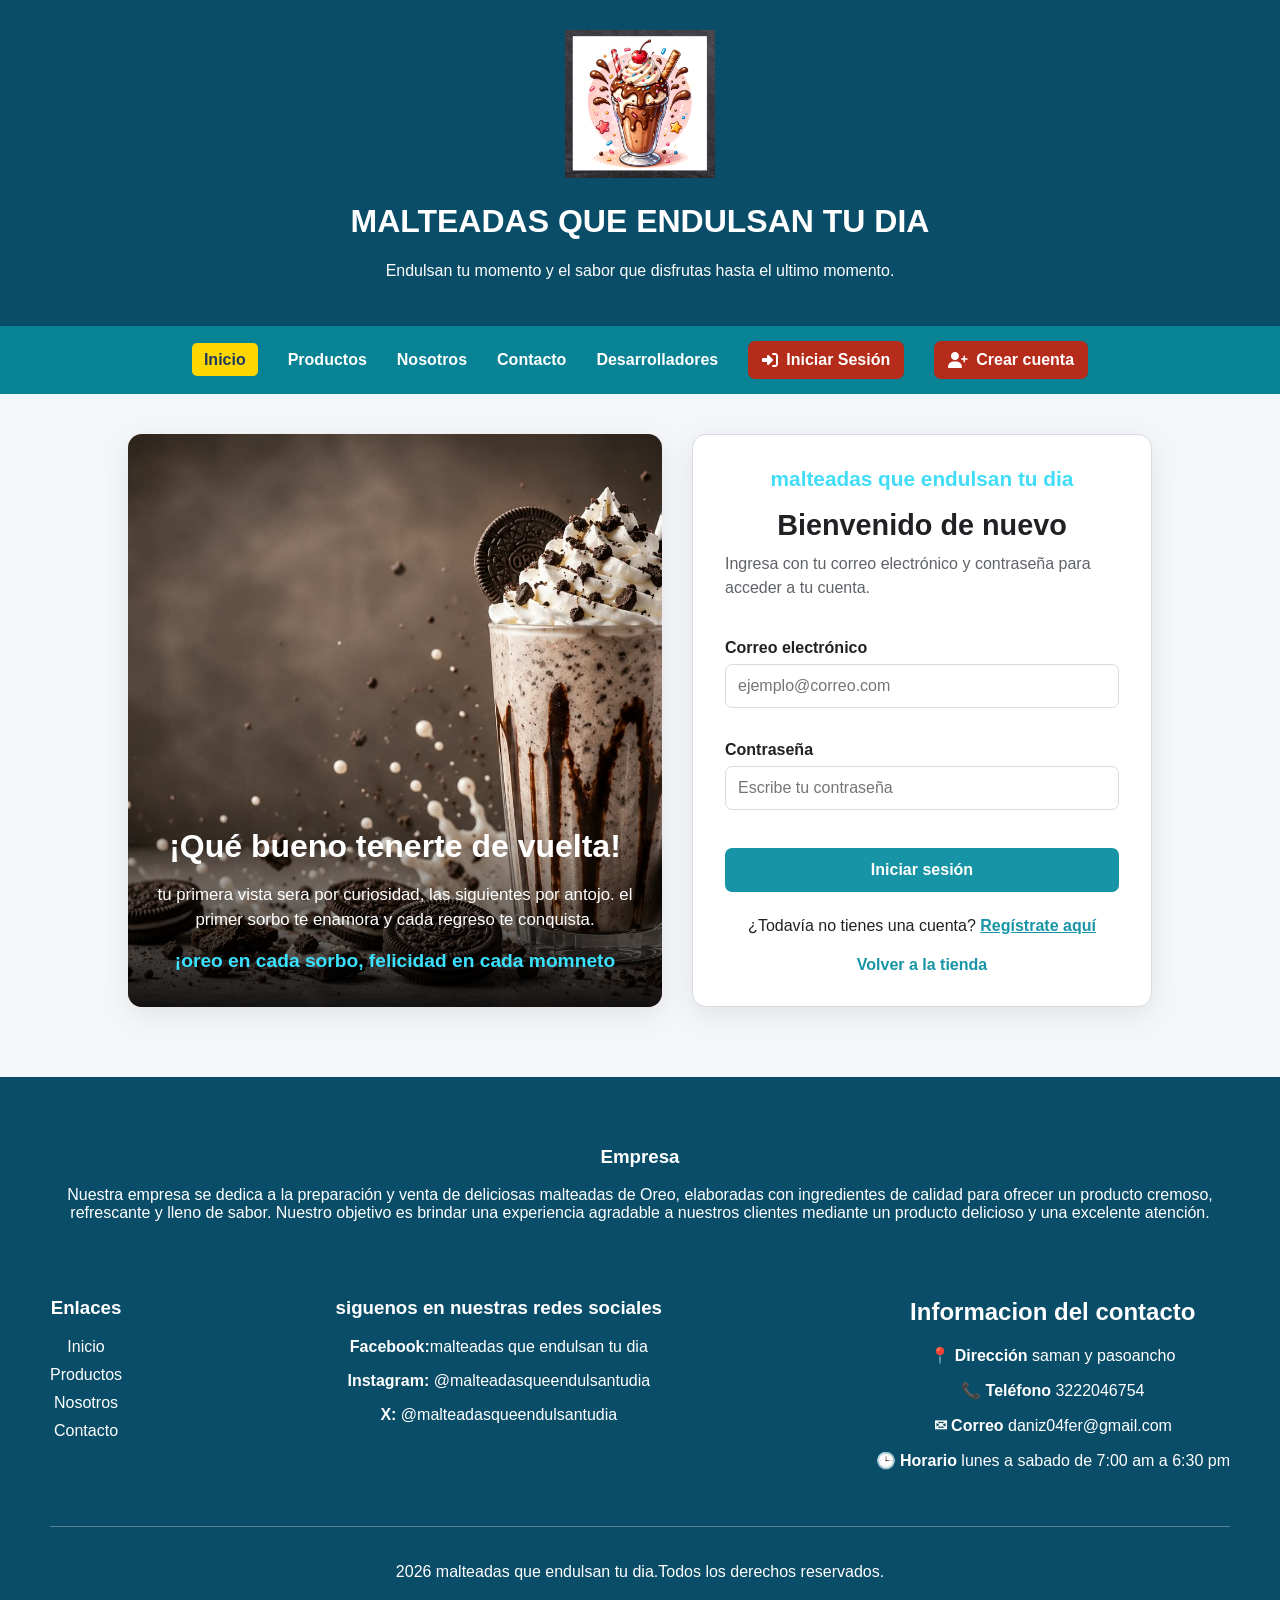
<file: malteadas que endulsan tu  dia/login.html>
<!DOCTYPE html>
<html lang="es">
<head>
    <meta charset="UTF-8">
    <meta name="viewport" content="width=device-width, initial-scale=1.0">
    <title>Inicio | malteadas que endulsan tu dia</title>
    
    <link rel="stylesheet" href="css/style.css">
    <link rel="stylesheet" href="css/auth.css">
    <!--Escribir la siguiente linea de codigo debajo del enlace con el style-->
    <link rel="stylesheet" href="https://cdnjs.cloudflare.com/ajax/libs/font-awesome/6.5.1/css/all.min.css">
</head>
<body>
    <header>
        <img src="img/WhatsApp Image 2026-08-22 at 12.21.26 PM.jpeg" alt="logo empresa">
        <h1>MALTEADAS QUE ENDULSAN TU DIA</h1>
        <p>
        Endulsan tu momento y el sabor que disfrutas hasta el ultimo momento.
        </p>
    </header>
    <nav>
        <ul>
            <li><a href="index.html" class="activo">Inicio</a></li>
            <li><a href="productos.html">Productos</a></li>
            <li><a href="nosotros.html">Nosotros</a></li>
            <li><a href="contacto.html">Contacto</a></li>
            <li><a href="desarrolladores.html">Desarrolladores</a></li>
            <li>
                <!--Enlace de login-->
                <a href="login.html" class="nav-auth" class="acceso-cliente"> <i class="fa-solid fa-right-to-bracket"></i> Iniciar Sesión</a>
            </li>
            <li>
                <!--Enlace de registro-->
                <a href="registro.html" class="nav-auth" class="acceso-registro"><i class="fa-solid fa-user-plus"></i> Crear cuenta</a>
            </li>
        </ul>
    </nav>
    <!-- CONTENIDO PRINCIPAL -->
    <main class="auth-container">

        <!-- COLUMNA IZQUIERDA: IMAGEN -->
        <section class="auth-image">

            <img
                src="img/WhatsApp Image 2026-09-05 at 11.48.37 AM.jpeg"
                alt="Variedad de sabores que alegran tu dia"
            >

            <div class="auth-image-text">

                <h2>¡Qué bueno tenerte de vuelta!</h2>

                <p>
                    tu primera vista sera por curiosidad, las siguientes por antojo.
                    el primer sorbo te enamora y cada regreso te conquista.
                </p>

                <strong>¡oreo en cada sorbo, felicidad en cada momneto </strong>

            </div>

        </section>

        <!-- COLUMNA DERECHA: FORMULARIO -->
        <section class="auth-card">

            <a class="brand" href="index.html">
                malteadas que endulsan tu dia
            </a>

            <h1>Bienvenido de nuevo</h1>

            <p class="auth-description">
                Ingresa con tu correo electrónico y contraseña
                para acceder a tu cuenta.
            </p>

            <form action="#" method="post">

                <!-- CORREO ELECTRÓNICO -->
                <div class="form-group">

                    <label for="correo">
                        Correo electrónico
                    </label>

                    <input
                        type="email"
                        id="correo"
                        name="correo"
                        placeholder="ejemplo@correo.com"
                        autocomplete="email"
                        required
                    >

                </div>

                <!-- CONTRASEÑA -->
                <div class="form-group">

                    <label for="contrasena">
                        Contraseña
                    </label>

                    <input
                        type="password"
                        id="contrasena"
                        name="contrasena"
                        placeholder="Escribe tu contraseña"
                        autocomplete="current-password"
                        required
                    >

                </div>

                <!-- BOTÓN DE INICIO DE SESIÓN -->
                <button type="submit" class="auth-button">
                    Iniciar sesión
                </button>

            </form>

            <!-- ENLACE AL REGISTRO -->
            <p class="auth-switch">
                ¿Todavía no tienes una cuenta?
                <a href="registro.html">Regístrate aquí</a>
            </p>

            <!-- VOLVER A LA TIENDA -->
            <a class="back-link" href="index.html">
                Volver a la tienda
            </a>

        </section>

    </main>
<footer>
    <div class="footer-contenedor">
    <div>
        <h3>Empresa</h3>
        <p>
            Nuestra empresa se dedica a la preparación y venta de deliciosas malteadas de Oreo, elaboradas con ingredientes de calidad para ofrecer un producto cremoso, refrescante y lleno de sabor. Nuestro objetivo es brindar una experiencia agradable a nuestros clientes mediante un producto delicioso y una excelente atención.
        </p>
    </div>

    <div>
    <h3>Enlaces</h3>
    <ul>
        <li><a href="index.html">Inicio</a></li>
        <li><a href="productos.html">Productos</a></li>
        <li> <a href="nosotros.html">Nosotros</a></li>
        <li><a href="contacto.html">Contacto</a></li>
    </ul>
</div>
<div>
    <h3>siguenos en nuestras redes sociales</h3>
    <p><strong>Facebook:</strong>malteadas que endulsan tu dia</p> 
    <p><strong>Instagram:</strong> @malteadasqueendulsantudia</p>
    <p><strong>X:</strong> @malteadasqueendulsantudia</p>
</div>
<div>
    <h2>Informacion del contacto</h2>
    <p><strong>📍 Dirección</strong>  saman y pasoancho</p>
    <p><strong>📞 Teléfono</strong> 3222046754</p>
    <p><strong>✉ Correo</strong> daniz04fer@gmail.com</p>
    <p><strong>🕒 Horario</strong> lunes a sabado de 7:00 am a 6:30 pm</p> 

</div>
    </div>

    <div class="copyright">
        <p> 2026 malteadas que endulsan tu dia.Todos los derechos reservados.</p> 
    </div>
</footer>

    
</body>
</html>
</file>
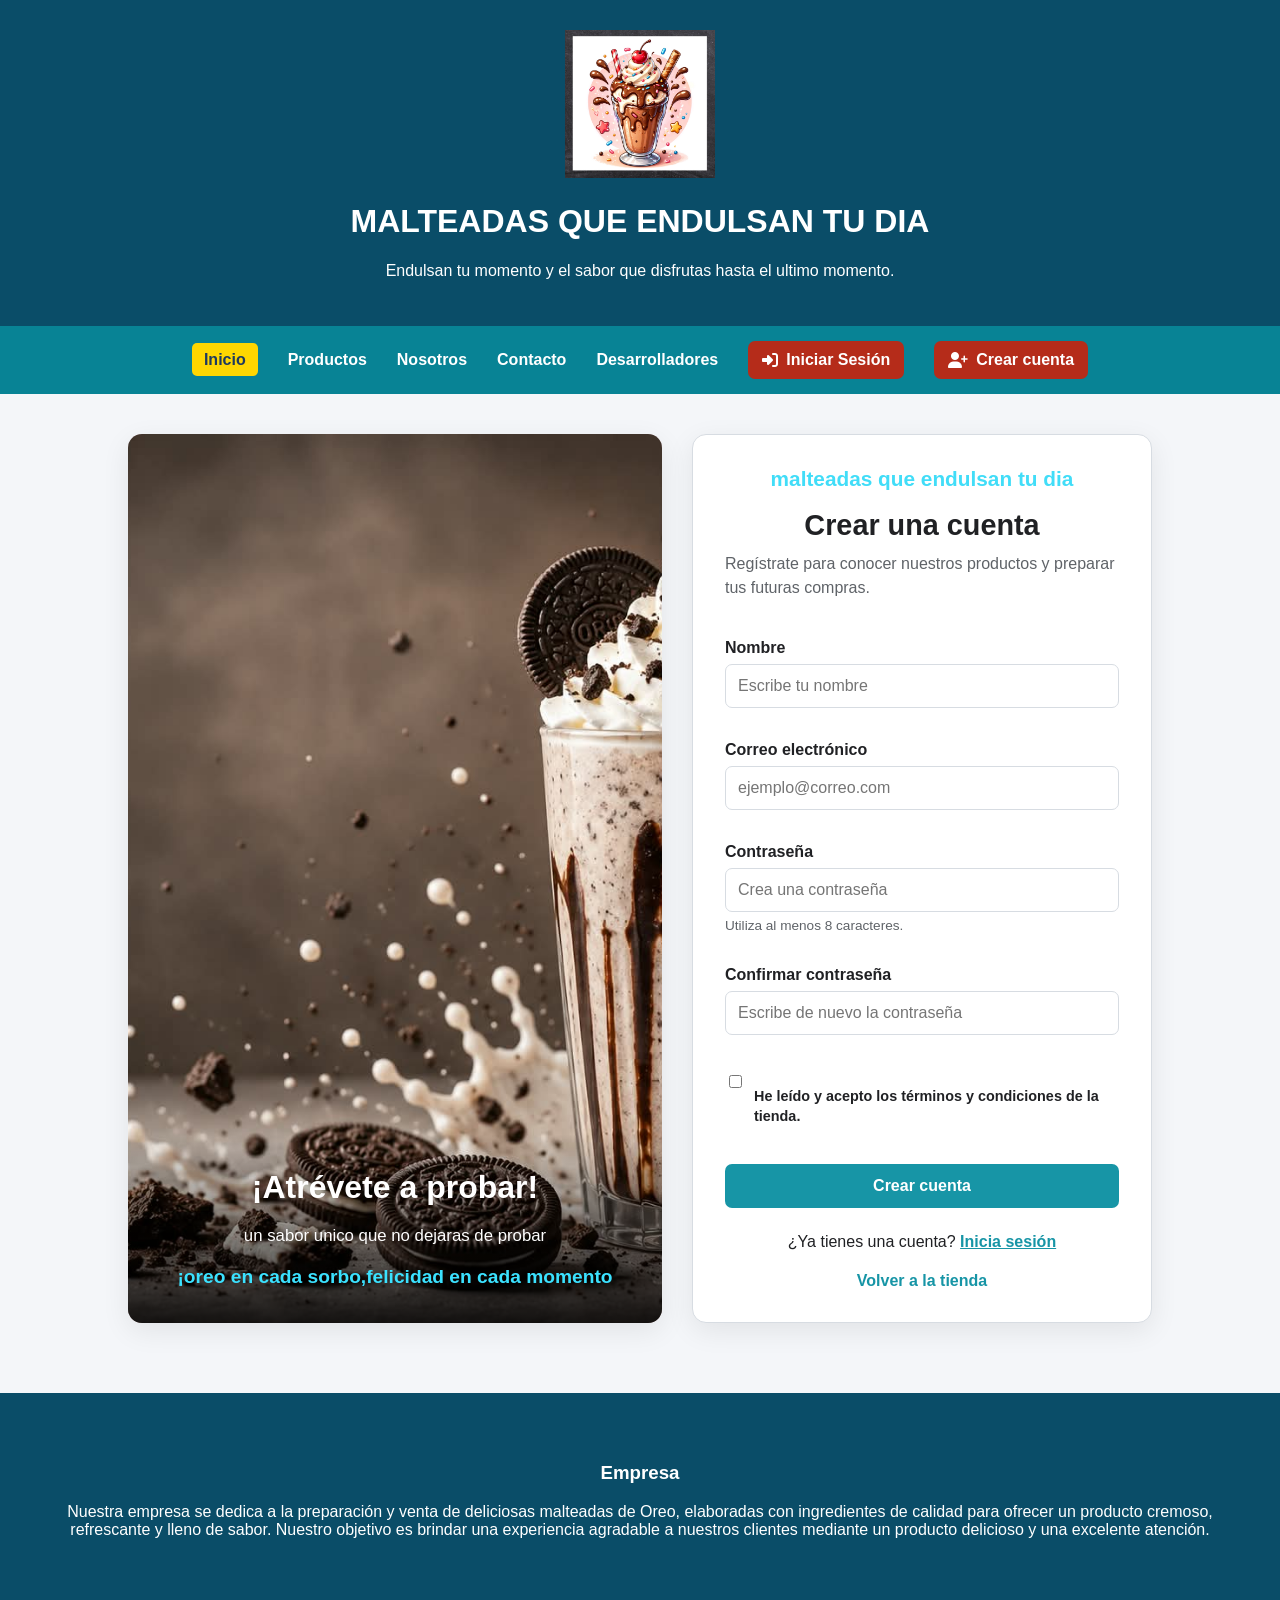
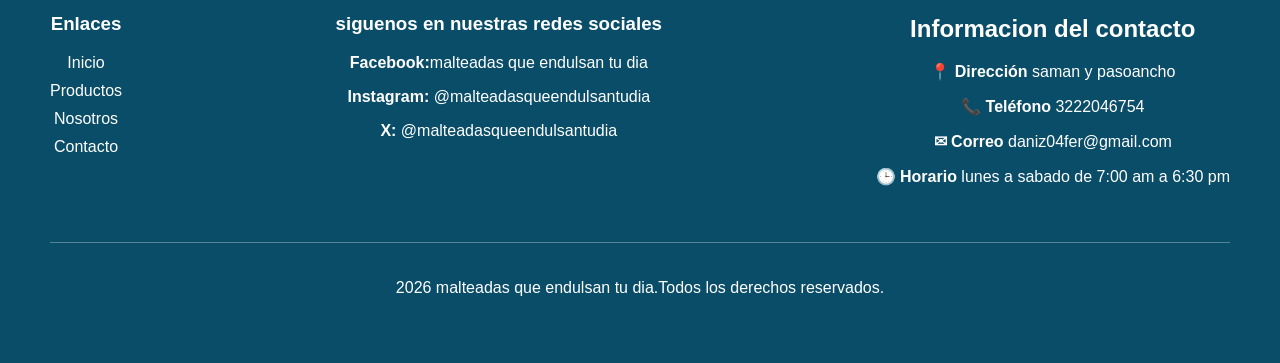
<file: malteadas que endulsan tu  dia/registro.html>
<!DOCTYPE html>
<html lang="es">
<head>
    <meta charset="UTF-8">
    <meta name="viewport" content="width=device-width, initial-scale=1.0">
    <title>Inicio | malteadas que endulsan tu dia</title>
    
    <link rel="stylesheet" href="css/style.css">
    <link rel="stylesheet" href="css/auth.css">
    <!--Escribir la siguiente linea de codigo debajo del enlace con el style-->
    <link rel="stylesheet" href="https://cdnjs.cloudflare.com/ajax/libs/font-awesome/6.5.1/css/all.min.css">
</head>
<body>
    <header>
        <img src="img/WhatsApp Image 2026-08-22 at 12.21.26 PM.jpeg" alt="logo empresa">
        <h1>MALTEADAS QUE ENDULSAN TU DIA</h1>
        <p>
        Endulsan tu momento y el sabor que disfrutas hasta el ultimo momento.
        </p>
    </header>
    <nav>
        <ul>
            <li><a href="index.html" class="activo">Inicio</a></li>
            <li><a href="productos.html">Productos</a></li>
            <li><a href="nosotros.html">Nosotros</a></li>
            <li><a href="contacto.html">Contacto</a></li>
            <li><a href="desarrolladores.html">Desarrolladores</a></li>
            <li>
                <!--Enlace de login-->
                <a href="login.html" class="nav-auth" class="acceso-cliente"> <i class="fa-solid fa-right-to-bracket"></i> Iniciar Sesión</a>
            </li>
            <li>
                <!--Enlace de registro-->
                <a href="registro.html" class="nav-auth" class="acceso-registro"><i class="fa-solid fa-user-plus"></i> Crear cuenta</a>
            </li>
        </ul>

    </nav>
    <main class="auth-container">

    <!-- Columna izquierda: imagen promocional -->
    <section class="auth-image">
        <img
            src="img/WhatsApp Image 2026-09-05 at 11.48.37 AM.jpeg"
            alt="Variedad de sabores de malteadas"
        >

        <div class="auth-image-text">
            <h2>¡Atrévete a probar!</h2>
            <p>un sabor unico que no dejaras de probar</p>
            <strong>¡oreo en cada sorbo,felicidad en cada momento</strong>
        </div>
    </section>

    <!-- Columna derecha: formulario de registro -->
    <section class="auth-card">

        <a class="brand" href="index.html">
            malteadas que endulsan tu dia
        </a>

        <h1>Crear una cuenta</h1>

        <p class="auth-description">
            Regístrate para conocer nuestros productos
            y preparar tus futuras compras.
        </p>

        <form action="#" method="post">

            <div class="form-group">
                <label for="nombre">Nombre</label>
                <input
                    type="text"
                    id="nombre"
                    name="nombre"
                    placeholder="Escribe tu nombre"
                    autocomplete="name"
                    required
                >
            </div>

            <div class="form-group">
                <label for="correo">Correo electrónico</label>
                <input
                    type="email"
                    id="correo"
                    name="correo"
                    placeholder="ejemplo@correo.com"
                    autocomplete="email"
                    required
                >
            </div>

            <div class="form-group">
                <label for="contrasena">Contraseña</label>
                <input
                    type="password"
                    id="contrasena"
                    name="contrasena"
                    placeholder="Crea una contraseña"
                    autocomplete="new-password"
                    minlength="8"
                    required
                >
                <small>Utiliza al menos 8 caracteres.</small>
            </div>

            <div class="form-group">
                <label for="confirmar">Confirmar contraseña</label>
                <input
                    type="password"
                    id="confirmar"
                    name="confirmar"
                    placeholder="Escribe de nuevo la contraseña"
                    autocomplete="new-password"
                    minlength="8"
                    required
                >
            </div>

            <div class="terms-group">
                <input
                    type="checkbox"
                    id="terminos"
                    name="terminos"
                    required
                >

                <label for="terminos">
                    He leído y acepto los términos y condiciones
                    de la tienda.
                </label>
            </div>

            <button type="submit" class="auth-button">
                Crear cuenta
            </button>

        </form>

        <p class="auth-switch">
            ¿Ya tienes una cuenta?
            <a href="login.html">Inicia sesión</a>
        </p>

        <a class="back-link" href="index.html">
            Volver a la tienda
        </a>

    </section>

</main>

<footer>
    <div class="footer-contenedor">
    <div>
        <h3>Empresa</h3>
        <p>
            Nuestra empresa se dedica a la preparación y venta de deliciosas malteadas de Oreo, elaboradas con ingredientes de calidad para ofrecer un producto cremoso, refrescante y lleno de sabor. Nuestro objetivo es brindar una experiencia agradable a nuestros clientes mediante un producto delicioso y una excelente atención.
        </p>
    </div>

    <div>
    <h3>Enlaces</h3>
    <ul>
        <li><a href="index.html">Inicio</a></li>
        <li><a href="productos.html">Productos</a></li>
        <li> <a href="nosotros.html">Nosotros</a></li>
        <li><a href="contacto.html">Contacto</a></li>
    </ul>
</div>
<div>
    <h3>siguenos en nuestras redes sociales</h3>
    <p><strong>Facebook:</strong>malteadas que endulsan tu dia</p> 
    <p><strong>Instagram:</strong> @malteadasqueendulsantudia</p>
    <p><strong>X:</strong> @malteadasqueendulsantudia</p>
</div>
<div>
    <h2>Informacion del contacto</h2>
    <p><strong>📍 Dirección</strong>  saman y pasoancho</p>
    <p><strong>📞 Teléfono</strong> 3222046754</p>
    <p><strong>✉ Correo</strong> daniz04fer@gmail.com</p>
    <p><strong>🕒 Horario</strong> lunes a sabado de 7:00 am a 6:30 pm</p> 

</div>
    </div>

    <div class="copyright">
        <p> 2026 malteadas que endulsan tu dia.Todos los derechos reservados.</p> 
    </div>
</footer>

    
</body>
</html>
</file>
<file: malteadas que endulsan tu  dia/css/style.css>
body{ 
margin:0; 
font-family:Arial, Helvetica, sans-serif; 
background:#f4f4f4; 
} 
header{ 
text-align:center; 
background:#0A4D68; 
color:white; 
padding:30px; }

header img{ 
width:150px; 
}
nav{
    background:#088395; 
    padding:15px; 
}
nav ul{ 
list-style:none; 
margin:0; 
padding:0; 
} 
nav ul{ 
display:flex; 
justify-content:center; 
align-items:center; 
gap:30px; 
} 
nav a{
    color:white; 
    text-decoration:none; 
    transition: 0.3s;
    font-weight:bold;
}
nav a:hover{ 
color:yellow; 
} 
nav a:hover{ 
background-color:#ffffff; 
color:#1e3a5f; 
padding:8px 12px; 
border-radius:5px; 
} 
.activo{ 
background-color:#FFD700; 
color:#1e3a5f; 
padding:8px 12px; 
border-radius:5px; 
}
main{
    width:90%; 
margin:auto; 
padding:30px;
}
section{
    background:white; 
margin-bottom:30px; 
padding:20px; 
border-radius:10px;
}
footer{
    background:#0A4D68; 
color:white; 
text-align:center; 
padding:30px; 
}
body{
    margin:0; 
font-family:Arial, Helvetica, sans-serif; 
background:#f4f4f4;
}
header{
    background:#0A4D68; 
color:white; 
text-align:center; 
padding:30px; 
}
header img{ 
width:150px; 
} 
main{ 
width:90%; 
margin:auto; 
padding:30px; 
} 
section{
    background:white; 
margin-bottom:30px; 
padding:20px; 
border-radius:10px; 
}
footer{ 
background:#0A4D68; 
color:white; 
text-align:center; 
padding:30px; 
} 
.banner{
    background-color:#f8f9fa;
padding:60px;
text-align:center;
}
.banner h2{
font-size:42px;
color:#0A4D68;
}
.eslogan{
font-size:22px;
font-weight:bold;
color:#088395;
}
.banner p{
font-size:18px;
line-height:1.8;
}
.boton{
display:inline-block;
background:#0A4D68;
color:white;
padding:12px 25px;
text-decoration:none;
border-radius:6px;
margin:10px;
}
.boton-secundario{
display:inline-block;
background:#088395;
color:white;
padding:12px 25px;
text-decoration:none;
border-radius:6px;
margin:10px;
}
.boton:hover{
background:#062c3d;
}
.boton-secundario:hover{
background:#055160;
}
.banner img{
width:450px;
max-width:100%;
margin-top:30px;
border-radius:15px;
}
.nosotros{
padding:60px;
background:#ffffff;
}
.nosotros h2{
text-align:center;
font-size:36px;
margin-bottom:40px;
color:#0A4D68;
}
.contenedor-nosotros{
display:flex;
justify-content:space-between;
align-items:center;
gap:40px;
}
.imagen-nosotros{
flex:1;
}
.imagen-nosotros img{
width:100%;
border-radius:15px;
box-shadow:0px 5px 15px rgba(0,0,0,.3);
}
.texto-nosotros{
flex:1;
}
.texto-nosotros h3{
color:#0A4D68;
margin-top:20px;
}
.texto-nosotros p{
line-height:1.8;
text-align:justify;
}
.texto-nosotros ul{
margin-left:20px;
}
.texto-nosotros li{
margin-bottom:10px;
}
.productos{
padding:60px;
background:#f8f9fa;
}
.productos h2{
text-align:center;
font-size:36px;
margin-bottom:40px;
color:#0A4D68;
}
.contenedor-productos{
display:flex;
justify-content:space-around;
flex-wrap:wrap;
gap:30px;
}
.card{
width:300px;
background:white;
border-radius:12px;
overflow:hidden;
box-shadow:0 5px 15px rgba(0,0,0,.2);
text-align:center;
padding-bottom:20px;
}
.card img{ 
    width:100%;
    height:220px;
    object-fit:cover;
}
.card h3{
margin-top:20px;
color:#0A4D68;
}
.card p{
padding:0 20px;
line-height:1.6;
}
.precio{
font-size:24px;
font-weight:bold;
color:#088395;
}
.btn-producto{
display:inline-block;
padding:12px 20px;
background:#0A4D68;
color:white;
text-decoration:none;
border-radius:6px;
margin-top:15px;
}
.card:hover{
transform:translateY(-10px);
transition:.3s;
}
.btn-producto:hover{
background:#088395;
}
.ventajas{
padding:70px;
background:#ffffff;
}
.ventajas h2{
text-align:center;
font-size:36px;
color:#0A4D68;
}
.descripcion-ventajas{
text-align:center;
margin:20px auto 50px;
max-width:700px;
line-height:1.8;
}
.contenedor-ventajas{
display:flex;
justify-content:center;
flex-wrap:wrap;
gap:30px;
}
.card-ventaja{
width:250px;
background:#f8f9fa;
padding:30px;
text-align:center;
border-radius:12px;
box-shadow:0 4px 12px rgba(0,0,0,.15);
transition:.3s;
}
.card-ventaja h3{
font-size:48px;
margin-bottom:20px;
}
.card-ventaja h4{
color:#0A4D68;
margin-bottom:15px;
}
.card-ventaja p{
line-height:1.7;
}
.card-ventaja:hover{
transform:translateY(-10px);
box-shadow:0 12px 25px rgba(0,0,0,.25);
}
.testimonios{
padding:70px;
background:#f5f7fa;
}
.testimonios h2{
text-align:center;
font-size:36px;
color:#0A4D68;
}
.descripcion-testimonios{
text-align:center;
max-width:700px;
margin:20px auto 50px;
line-height:1.8;
}
.contenedor-testimonios{
display:flex;
justify-content:center;
flex-wrap:wrap;
gap:30px;
}
.card-testimonio{
width:320px;
background:white;
padding:25px;
border-radius:12px;
box-shadow:0 5px 15px rgba(0,0,0,.15);
text-align:center;
transition:.3s;
}
.card-testimonio img{
width:120px;
height:120px;
border-radius:50%;
object-fit:cover;
margin-bottom:20px;
}
.card-testimonio h3{
color:#0A4D68;
margin-bottom:10px;
}
.estrellas{
font-size:22px;
color:gold;
margin-bottom:15px;
}
.card-testimonio p{
line-height:1.7;
}
.card-testimonio:hover{
transform:translateY(-10px);
box-shadow:0 10px 25px rgba(0,0,0,.25);
}
.cta{
background:#0A4D68;
padding:80px 20px;
color:white;
text-align:center;
}
.contenedor-cta{
    max-width:900px;
margin:auto;
}
.cta h2{
font-size:42px;
margin-bottom:20px;
}
.cta p{
font-size:20px;
line-height:1.8;
margin-bottom:40px;
}
.botones-cta{
display:flex;
justify-content:center;
gap:20px;
flex-wrap:wrap;
}
.btn-principal{
background:#FFC107;
color:#000;
padding:15px 30px;
text-decoration:none;
border-radius:8px;
font-weight:bold;
transition:.3s;
}
.btn-secundario{
background:transparent;
border:2px solid white;
color:white;
padding:15px 30px;
text-decoration:none;
border-radius:8px;
font-weight:bold;
transition:.3s;
}
.btn-principal:hover{
    background:#FFD54F;
transform:scale(1.05);
}
.btn-secundario:hover{
background:white;
color:#0A4D68;
transform:scale(1.05);
}
.cta{
background-image:url("../img/WhatsApp\ Image\ 2026-09-05\ at\ 11.48.37\ AM.jpeg");
background-size:cover;
background-position:center;
background-repeat:no-repeat;
padding:100px 20px;
color:white;
text-align:center;
position:relative;
}
.cta{
position:relative;
overflow:hidden;
}
.cta::before{
content:"";
position:absolute;
top:0;
left:0;
width:100%;
height:100%;
background:rgba(0,0,0,.5);
}
.contenedor-cta{
position:relative;
z-index:1;
}
.galeria{
    padding:70px;
background:#ffffff;
}
galeria h2{
text-align:center;
font-size:36px;
color:#0A4D68;
margin-bottom:20px;
}
.descripcion-galeria{
text-align:center;
max-width:700px;
margin:0 auto 50px;
line-height:1.8;
}
.grid-galeria{
display:grid;
grid-template-columns:repeat(3,1fr);
gap:20px;
}
.imagen{
overflow:hidden;
border-radius:12px;
}
.imagen img{
width:100%;
height:250px;
object-fit:cover;
transition:.4s;
display:block;
}
.imagen img:hover{
transform:scale(1.1);
}
.imagen{
overflow:hidden;
border-radius:12px;
box-shadow:0 5px 15px rgba(0,0,0,.2);
}
.imagen{
border:3px solid white;
}
.imagen:hover{
box-shadow:0 10px 25px rgba(0,0,0,.35);
}
.grid-galeria{
grid-template-columns:repeat(2,1fr);
}
@media(max-width:600px){
    .grid-galeria{
grid-template-columns:repeat(2,1fr);
}

}

.contacto{
padding:80px;
background:#f5f5f5;
}
.contacto h2{
text-align:center;
font-size:38px;
color:#0A4D68;
}
.descripcion-contacto{
text-align:center;
max-width:700px;
margin:20px auto 50px;
}
.contenedor-contacto{
display:flex;
justify-content:space-between;
gap:50px;
flex-wrap:wrap;
}
.info-contacto{
flex:1;
}
.formulario-contacto{
    flex:1;
}
form{
display:flex;
flex-direction:column;
}
label{
margin-top:15px;
font-weight:bold;
}
textarea{
    padding:12px;
    margin-top:5px;
border:1px solid #ccc;
border-radius:6px;
font-size:16px;
}
button{
margin-top:20px;
padding:15px;
background:#0A4D68;
color:white;
border:none;
border-radius:6px;
cursor:pointer;
font-size:18px;
transition:.3s;
}
button:hover{
background:#088395;
}
footer{
background:#0A4D68;
color:white;
padding:50px;
}
.footer-contenedor{
display:flex;
justify-content:space-between;
flex-wrap:wrap;
gap:40px;
}
.footer-contenedor ul{
list-style:none;
padding:0;
}
.footer-contenedor li{
margin-bottom:10px;
}
.footer-contenedor li a{
    position: relative;
    text-decoration: none;
    color: white;
}
.footer-contenedor li a::after{
    content: "";
    position: absolute;
    left: 0;
    bottom: -4px;
    width: 0;
    height: 2px;
    background-color: #fff;
    transition: width 0.3s ease;
}
.footer-contenedor li a:hover::after {
    width: 100%;
}
.copyright{
text-align:center;
margin-top:40px;
border-top:1px solid rgba(255,255,255,.3);
padding-top:20px;
}
@media(max-width:768px){
.contenedor-contacto{
flex-direction:column;
}
.footer-contenedor{
flex-direction:column;
text-align:center;
}
}
.activo{ 
background-color:#FFD700; 
color:#1e3a5f; 
padding:8px 12px; 
border-radius:5px; 
}
.banner-interno{ 
background-color:#1e3a5f; 
color:white; 
text-align:center; 
padding:60px 20px; 
} 
.banner-interno h1{ 
font-size:48px; 
margin-bottom:15px; 
} 
.banner-interno p{ 
font-size:20px; 
max-width:700px; 
margin:auto; 
} 
.banner-interno{ 
background-image:url("/img/WhatsApp\ Image\ 2026-09-05\ at\ 11.48.37\ AM.jpeg"); 
background-size:cover; 
background-position:center; 
color:white; 
padding:100px 20px; 
} 
.breadcrumb{ 
padding:20px; 
background:#f5f5f5; 
font-size:15px;     
}
.breadcrumb a{ 
color:#1e3a5f; 
text-decoration:none; 
}
.breadcrumb span{ 
font-weight:bold; 
} 
.contenido{ 
width:90%; 
max-width:1200px; 
margin:auto; 
padding:50px 0; 
} 
.historia{ 
display:flex; 
justify-content:space-between; 
align-items:center; 
gap:40px; 
margin:60px auto; 
width:90%; 
max-width:1200px; 
}
.historia-texto{ 
flex:1; 
}
.historia-texto h2{ 
font-size:36px; 
color:#1e3a5f; 
margin-bottom:20px; 
}
.historia-texto p{ 
text-align:justify; 
line-height:1.8; 
font-size:18px; 
} 
.historia-imagen{ 
flex:1; 
text-align:center; 
} 
.historia-imagen img{ 
width:100%; 
max-width:500px; 
border-radius:15px; 
box-shadow:0 10px 25px rgba(0,0,0,.2); 
}
@media(max-width:768px){ 
.historia{ 
flex-direction:column; 
} 
}
.mision-vision{ 
display:flex; 
justify-content:center; 
gap:40px; 
margin:70px auto; 
width:90%; 
max-width:1200px; 
} 
.tarjeta{ 
flex:1; 
background:white; 
padding:35px; 
border-radius:15px; 
box-shadow:0 8px 20px rgba(0,0,0,.15); 
transition:.3s; 
}
.tarjeta:hover{ 
transform:translateY(-10px); 
box-shadow:0 15px 35px rgba(0,0,0,.2); 
} 
.icono{ 
font-size:55px; 
margin-bottom:20px; 
}
.tarjeta h2{ 
color:#1e3a5f; 
margin-bottom:20px; 
font-size:32px; 
}
.tarjeta p{ 
line-height:1.8; 
text-align:justify; 
font-size:17px;     
} 
.tarjeta{ 
background:#F8F9FA; 
border-top:6px solid #1e3a5f; 
}
.mision-vision{ 
background:#F5F5F5; 
padding:60px; 
border-radius:20px; 
}
@media(max-width:768px){ 
.mision-vision{ 
flex-direction:column; 
} 
}
.valores{ 
width:90%; 
max-width:1200px; 
margin:80px auto; 
text-align:center; 
}
.valores h2{ 
font-size:40px; 
color:#1e3a5f; 
margin-bottom:20px; 
} 
.intro-valores{ 
max-width:700px; 
margin:auto; 
margin-bottom:50px; 
font-size:18px; 
line-height:1.7;   
}
.grid-valores{ 
display:grid; 
grid-template-columns:repeat(3,1fr); 
gap:30px; 
}
.valor{ 
background:white; 
padding:30px; 
border-radius:15px;    
box-shadow:0 8px 18px rgba(0,0,0,.15); 
transition:.3s; 
} 
.valor:hover{ 
transform:translateY(-8px); 
box-shadow:0 15px 30px rgba(0,0,0,.2); 
} 
.valor .icono{ 
font-size:55px; 
margin-bottom:15px; 
}
.valor h3{ 
color:#1e3a5f; 
margin-bottom:15px; 
font-size:24px; 
}
.valor p{    
line-height:1.7; 
text-align:justify; 
} 
.valor{ 
border-top:6px solid #ff6600; 
}  
.valor{ 
background:#F8F9FA; 
}
@media(max-width:992px){ 
.grid-valores{ 
grid-template-columns:repeat(2,1fr); 
} 
} 
@media(max-width:768px){ 
.grid-valores{ 
grid-template-columns:1fr; 
} 
} 
.objetivos{ 
width:90%; 
max-width:1200px; 
margin:80px auto; 
} 
.objetivos h2{ 
text-align:center; 
color:#1e3a5f;     
font-size:40px; 
margin-bottom:40px; 
} 
.lista-objetivos{ 
display:flex; 
flex-direction:column; 
gap:25px; 
}
.objetivo{ 
display:flex; 
gap:25px; 
align-items:center; 
background:#F8F9FA; 
padding:25px; 
border-left:8px solid #1e3a5f; 
border-radius:10px; 
box-shadow:0 8px 15px rgba(0,0,0,.1); 
}
.objetivo .icono{ 
font-size:45px; 
}
.objetivo h3{ 
margin-bottom:10px; 
color:#1e3a5f; 
} 
.objetivo p{ 
line-height:1.7; 
}
.equipo{ 
width:90%; 
max-width:1200px; 
margin:80px auto; 
} 
.equipo-grid{ 
display:grid; 
grid-template-columns:repeat(auto-fit,minmax(260px,1fr)); 
gap:30px; 
} 
.miembro{ 
background:white; 
padding:25px; 
border-radius:15px; 
text-align:center; 
box-shadow:0 10px 20px rgba(0,0,0,.15); 
transition:.3s; 
}
.miembro:hover{ 
transform:translateY(-10px); 
} 
.miembro img{ 
width:170px; 
height:170px; 
object-fit:cover; 
border-radius:50%; 
margin-bottom:20px; 
} 
.miembro h3{ 
color:#1e3a5f; 
} 
.miembro h4{ 
color:#666; 
margin:10px 0; 
}
.miembro p{ 
line-height:1.7;    
}
@media(max-width:768px){ 
.objetivo{ 
flex-direction:column; 
text-align:center; 
} 
} 
.productos-grid { 
display: grid; 
} 
.productos-grid {   
display: grid; 
grid-template-columns: repeat(3, 1fr); 
} 
.productos-grid { 
display: grid; 
grid-template-columns: repeat(3, 1fr); 
gap: 25px; 
}
.productos-grid { 
display: grid; 
grid-template-columns: repeat(3, 1fr); 
gap: 25px; 
margin-top: 30px; 
} 
.catalogo { 
max-width: 1200px; 
margin: 0 auto; 
padding: 40px 20px; 
} 
.catalogo { 
max-width: 1200px; 
margin: 0 auto; 
padding: 40px 20px; 
} 
.productos-grid { 
display: grid;   
grid-template-columns: repeat(3, 1fr); 
gap: 25px; 
margin-top: 30px; 
}
.producto-card { 
background-color: white; 
border: 1px solid #ddd; 
border-radius: 10px; 
overflow: hidden;    
}
.producto-card img { 
width: 100%; 
height: 240px; 
object-fit: cover; 
display: block; 
} 
.producto-contenido { 
padding: 20px; 
} 
.producto-categoria { 
font-size: 13px; 
font-weight: bold; 
text-transform: uppercase; 
letter-spacing: 1px; 
} 
.producto-card h3 { 
margin: 10px 0; 
font-size: 22px; 
} 
.producto-card p { 
line-height: 1.5; 
margin-bottom: 15px; 
} 
.precio { 
display: block; 
font-size: 20px; 
font-weight: bold; 
margin-bottom: 15px; 
}
.producto-card .boton { 
display: inline-block; 
padding: 10px 18px; 
text-decoration: none; 
border-radius: 6px; 
} 
.producto-card { 
transition: transform 0.3s ease, box-shadow 0.3s ease; 
} 
.producto-card:hover { 
transform: translateY(-5px); 
box-shadow: 0 8px 20px rgba(0, 0, 0, 0.12); 
} 
.catalogo { 
max-width: 1200px; 
margin: 0 auto; 
padding: 40px 20px; 
} 
.productos-grid { 
display: grid; 
grid-template-columns: repeat(3, 1fr); 
gap: 25px; 
margin-top: 30px; 
} 
.producto-card { 
background-color: white; 
border: 1px solid #ddd; 
border-radius: 10px; 
overflow: hidden; 
box-shadow: 0 4px 12px rgba(0, 0, 0, 0.08); 
transition: transform 0.3s ease, box-shadow 0.3s ease; 
} 
.producto-card:hover { 
transform: translateY(-5px); 
box-shadow: 0 8px 20px rgba(0, 0, 0, 0.12); 
} 
.producto-card img { 
width: 100%; 
height: 240px; 
object-fit: cover; 
display: block;    
} 
.producto-contenido { 
padding: 20px; 
} 
.producto-categoria { 
font-size: 13px; 
font-weight: bold; 
text-transform: uppercase; 
letter-spacing: 1px; 
} 
.producto-card h3 { 
margin: 10px 0; 
font-size: 22px; 
} 
.producto-card p { 
line-height: 1.5; 
margin-bottom: 15px; 
} 
.precio { 
display: block; 
font-size: 20px; 
font-weight: bold; 
margin-bottom: 15px; 
} 
.producto-card .boton { 
display: inline-block; 
padding: 10px 18px; 
text-decoration: none;   
border-radius: 6px; 
}
@media (max-width: 900px) { 
.productos-grid { 
grid-template-columns: repeat(2, 1fr); 
} 
} 
@media (max-width: 600px) { 
.productos-grid { 
grid-template-columns: 1fr; 
} 
} 
@media (max-width: 900px) { 
.productos-grid { 
grid-template-columns: repeat(2, 1fr); 
} 
} 
@media (max-width: 600px) { 
.productos-grid { 
grid-template-columns: 1fr; 
} 
.producto-card img { 
height: 220px; 
} 
} 
.producto-card .boton { 
transition: all 0.3s ease; 
} 
.producto-card .boton:hover { 
transform: translateY(-2px); 
} 
.producto-card .boton:hover { 
background-color: #222; 
color: white; 
transform: translateY(-2px); 
} 
.producto-card .boton:hover { 
background-color: #1E3A8A; 
color: white; 
} 
.boton:hover { 
background-color: black; 
} 
.producto-card .boton:active {     
transform: scale(0.97); 
}
.producto-card .boton { 
transition: all 0.3s ease; 
} 
.producto-card { 
transition: transform 0.3s ease, 
box-shadow 0.3s ease; 
} 
.producto-card:hover { 
transform: translateY(-5px); 
box-shadow: 0 8px 20px rgba(0, 0, 0, 0.12); 
} 
.producto-card img { 
transition: transform 0.3s ease; 
}  
.producto-card:hover img { 
transform: scale(1.03); 
} 
.producto-card { 
transition: transform 0.3s ease, 
box-shadow 0.3s ease; 
} 
.producto-card img { 
transition: transform 0.3s ease; 
} 
.producto-card:hover { 
transform: translateY(-5px); 
} 
.producto-card:hover img { 
transform: scale(1.03); 
} 
.producto-card.destacado { 
border: 2px solid #000; 
} 
.producto-card.destacado { 
border: 2px solid #1E3A8A;   
}
.etiqueta-destacado { 
display: inline-block; 
padding: 5px 10px; 
font-size: 12px; 
font-weight: bold; 
text-transform: uppercase; 
} 
.etiqueta-destacado { 
background-color: #F59E0B; 
color: white; 
} 
.boton-secundario { 
display: inline-block; 
padding: 10px 16px; 
text-decoration: none; 
border: 1px solid #ccc; 
border-radius: 5px; 
} 
.boton-secundario:hover { 
transform: translateY(-2px); 
} 
.acciones { 
display: flex; 
gap: 10px; 
flex-wrap: wrap; 
} 
.detalle-producto{max-width:1100px;margin:40px auto;padding:20px;display:grid;grid-template-columns:1fr 1fr;gap:40px;}
.detalle-imagen img{width:100%;height:500px;object-fit:cover;border-radius:10px;}
.galeria-producto{display:grid;grid-template-columns:repeat(3,1fr);gap:10px;margin-top:10px;}
.galeria-producto img{width:100%;height:247px;object-fit:cover;border-radius:10px;transition:.3s;}
.galeria-producto img:hover{transform:scale(1.05);}
.detalle-informacion{display:flex;flex-direction:column;justify-content:center;}
.detalle-informacion h1{margin:10px 0;font-size:36px;color:#C2185B;}
.detalle-informacion h2{font-size:24px;color:#A626AA;margin:20px 0 10px;}
.detalle-informacion > p{line-height:1.6;margin-bottom:20px;}
.detalle-informacion .precio{font-size:28px;margin:15px 0;}
.disponible{display:inline-block;background:#E8F5E9;color:#2E7D32;padding:5px 12px;border-radius:15px;font-weight:bold;font-size:14px;margin-bottom:10px;width:fit-content;}
.caracteristicas{padding-left:20px;line-height:1.8;}
.caracteristicas li{margin-bottom:8px;}
.acciones{display:flex;gap:12px;flex-wrap:wrap;margin-top:25px;}
.whatsapp{background:#25D366;}
.whatsapp:hover{background:#1DA851;}
.informacion-adicional{max-width:1100px;margin:40px auto;padding:30px;background:#FFF0F6;border-radius:12px;text-align:center;}
.informacion-adicional h2{color:#C2185B;margin-bottom:15px;}
.beneficios{max-width:1100px;margin:50px auto;padding:0 20px;}
.beneficios h2{text-align:center;color:#C2185B;margin-bottom:30px;}
.beneficios-grid{display:grid;grid-template-columns:repeat(3,1fr);gap:20px;}
.beneficio{background:#FFF0F6;padding:25px;text-align:center;border-radius:10px;border-top:5px solid #A626AA;}
.beneficio h3{color:#C2185B;margin-bottom:10px;}
.beneficio p{line-height:1.6;}
.productos-relacionados{max-width:1100px;margin:50px auto;padding:0 20px;}
.productos-relacionados h2{text-align:center;color:#C2185B;margin-bottom:20px;}
.llamada-accion{max-width:900px;margin:50px auto;padding:40px 20px;text-align:center;background:linear-gradient(135deg,#C2185B,#8E24AA);border-radius:15px;color:white;}
.llamada-accion h2{margin-bottom:15px;}
.llamada-accion p{margin-bottom:25px;line-height:1.8;}
.llamada-accion .boton{background:#FFC107;color:#880E4F;}
.llamada-accion .boton:hover{background:#FFD54F;transform:scale(1.05);}
.seccion-contacto { 
width: 90%; 
max-width: 1100px; 
margin: 40px auto; 
display: flex; 
gap: 30px; 
} 
.informacion-contacto { 
flex: 1; 
padding: 25px; 
border-radius: 10px; 
} 
.formulario-contacto { 
flex: 1; 
padding: 25px; 
border-radius: 10px; 
} 
.formulario-contacto form { 
display: flex; 
flex-direction: column; 
gap: 10px; 
}
.formulario-contacto input, 
.formulario-contacto textarea { 
width: 100%;    
padding: 10px; 
border: 1px solid #ccc; 
border-radius: 6px; 
box-sizing: border-box; 
}
.formulario-contacto label { 
font-weight: bold; 
margin-top: 8px; 
} 
.formulario-contacto button { 
padding: 12px; 
margin-top: 15px; 
border: none; 
border-radius: 6px; 
cursor: pointer; 
} 
.formulario-contacto button:hover { 
transform: scale(1.03);   
transition: 0.3s; 
}
@media (max-width: 768px) { 
.seccion-contacto { 
flex-direction: column; 
} 
.informacion-contacto, 
.formulario-contacto { 
width: 100%; 
box-sizing: border-box; 
} 
}
*{
    box-sizing: border-box;
}


.contenedor-tarjetas{
    display: flex;
    justify-content: center;
    align-items: flex-start;
    flex-wrap: wrap; /*si no cabe en el espacio, las tajetas bajan de liena*/
    gap: 40px;
}
.tarjeta{
    width: 300px;
    padding: 24px 20px;
    background-color: linear-gradient(160deg, #ffff 0%, #f4f7fb 100%);
    border-radius: 15px;
    text-align: center;
    font-family: 'poppins', Arial, Helvetica, sans-serif;
    box-shadow: 0px 0px 12px rgba(0,0,0, 0.2);
    transition: 0.3s;/*Trasición suabe para el efecto hover*/
    position: relative;
    overflow: hidden;/*Evita que la barra superior degradada se salga del borde redondeado*/
}
.tarjeta:hover{
    transform: translateY(-20px); /*traslada el bloque en 20px*/
    box-shadow: 0px 8px 20px rgba(0,0,0, 0.4); /*se mantiene la sombra*/
}
/*incluir borde a la fotografia*/
.foto{
    width: 220px;
    height: 220px;
    object-fit: cover;/*recortar la imagen para que llene el circulo sin deformarse*/
    border-radius: 30%; /*redondear la imagen*/
    border: 5px solid #333; /*borde de la imagen*/
    margin-bottom: 12px;
}
.rol{
    color: #666;
    font-weight: bold;
    font-size: 18px;
}
/*Dar estilo a la primera letra del texto*/
.bio::first-letter{
    font-size: 40px;
    font-weight: bold;
    color: red;
}
/*Barra superior degradada, creada con un pseudo-elemento ::before posicionamiento en la parte de arriba de la tarjeta*/
#tarjeta-personal1::before{
    content: "";/*obligatorio para que el pseudo-elemento se muestre*/
    position: absolute;
    top: 0;
    left: 0;
    width: 100%;
    height: 15px;
    background: linear-gradient(90deg, #026789, #add3ea); /*Degradado horizontal*/
}
#nombre-persona1{
    color: navy; /*color del titulo unico para esta persona*/
    text-transform: uppercase; /*Nombre mas elegante*/
    letter-spacing: 3px; /*separación de letras*/
    font-size: 24px; /*tamaño del texto*/
}
#tarjeta-personal1 .bio::first-letter{
    color: #0099cc;
}

/*Tarjeta numero 2*/
#tarjeta-personal2::before{
    content: "";/*obligatorio para que el pseudo-elemento se muestre*/
    position: absolute;
    top: 0;
    left: 0;
    width: 100%;
    height: 15px;
    background: linear-gradient(90deg, #f50202, #f17575); /*Degradado horizontal*/
}
#nombre-persona2{
    color: rgb(254, 0, 0); /*color del titulo unico para esta persona*/
    text-transform: uppercase; /*Nombre mas elegante*/
    letter-spacing: 3px; /*separación de letras*/
    font-size: 24px; /*tamaño del texto*/
}
#tarjeta-personal2 .bio::first-letter{
    color: #07f42b;
}
/*Configuración de redes sociales */
/*contenedor de los iconos de redes sociales, organizados en fila*/
.redes-sociales{
    display: flex;
    justify-content: center;
    gap: 14px;
    margin: 16px 0;
}
/*Icono individual de red social (circulo con fondo degrado)*/
.red-social{
    display: inline-flex;
    align-items: center;
    justify-content: center;
    width: 42px;
    height: 42px;
    border-radius: 50%;
    /*Degradadp suave de gris a blanco para el estado normal del icono*/
    color: #333;
    font-size: 18px;
    text-decoration: none;
    transition: 0.3s;/*transición suave para el cambio de color y tamaño*/
}
/*Al pasar el cursor sobre el icono: cambiar a un degradado de color y aumenta ligeramente el tamaño, indicando  que es interactivo (clic=enlace)*/
.red-social:hover{
    background: linear-gradient(135deg,#0099cc, #38b6ff);
    color: #ffff;
    transform: scale(1.15);
    cursor: pointer;
}
/*Degrado horizontal para el boton en su estado normal*/
.boton-contacto{
    background: linear-gradient(90deg, #0099cc, #0a5f90);
    color: #ffff;
    border: none;/*Quitar bordo*/
    padding: 10px 24px;
    border-radius: 8px;
    font-size: 15px;
    cursor: pointer;
    transition: 0.3s;/*trnasición suave entre-estados*/
}
/*al pasar el cursor sobre el boton: cambia a un degradado verde y aumenta ligeramente de tamaño*/
.boton-contacto:hover{
    background: linear-gradient(90deg, #38a169, #68d391);
    transform: scale(1.1);
}
/* =========================================
   ACCESOS DE CLIENTES
   Agregar al final de CSS/style.css
   ========================================= */

nav a.acceso-cliente,
nav a.acceso-registro {
    display: inline-block;
    padding: 10px 14px;
    margin: 4px;
    border-radius: 6px;
    text-decoration: none;
    font-weight: bold;
    transition: background-color 0.2s ease,
                color 0.2s ease;
}

/* Iniciar sesión: usar el color principal de la empresa */
nav a.acceso-cliente {
    border: 1px solid var(--color-principal, #8A1748);
    color: var(--color-principal, #8A1748);
}

/* Registrarse: destacar la acción principal */
nav a.acceso-registro {
    background-color: var(--color-principal, #8A1748);
    color: #FFFFFF;
    border: 1px solid var(--color-principal, #8A1748);
}

/* Efecto al pasar el cursor */
nav a.acceso-cliente:hover {
    background-color: var(--color-principal, #622c2c);
    color: #FFFFFF;
}

nav a.acceso-registro:hover {
    filter: brightness(0.88);
}

/* Accesibilidad con teclado */
nav a.acceso-cliente:focus-visible,
nav a.acceso-registro:focus-visible {
    outline: 3px solid #F4C542;
    outline-offset: 3px;
}

/* =====================================
   ENLACES DE INICIO DE SESIÓN Y REGISTRO
   ===================================== */

nav .nav-auth {
    margin-left: auto;
    display: inline-flex;
    align-items: center;
    justify-content: center;
    gap: 8px;
    padding: 10px 14px;
    border-radius: 7px;
    font-weight: bold;
    text-decoration: none;
    white-space: nowrap;
}

nav .nav-auth i {
    font-size: 1rem;
}

/* Iniciar sesión */

nav .nav-auth:not(.nav-registro) {
    color: #ffffff;
    background-color: #b52c1a;
}

nav .nav-auth:not(.nav-registro):hover {
    background-color: #821212;
}

/* Registrarse */

nav .nav-registro {
    color: #ffffff;
    background-color: #e65100;
}

nav .nav-registro:hover {
    background-color: #bf360c;
}

/* Adaptación a pantallas pequeñas */

@media (max-width: 768px) {
    nav .nav-auth {
        margin-left: 0;
        padding: 10px 12px;
    }
}
</file>
<file: malteadas que endulsan tu  dia/css/auth.css>
/* 1. VARIABLES DE COLOR */

:root {
    --color-principal: #1795a6;
    --color-secundario: #e8f0fe;
    --color-fondo: #f4f6f9;
    --color-texto: #202124;
    --color-borde: #d7dce2;
    --color-blanco: #ffffff;
}

/* 2. CONFIGURACIÓN GENERAL */

* {
    box-sizing: border-box;
}

body {
    margin: 0;
    font-family: Arial, Helvetica, sans-serif;
    color: var(--color-texto);
    background: var(--color-fondo);
}

/* =============================================
   3. CONTENEDOR PRINCIPAL
   Imagen + formulario
   ============================================= */

.auth-container {
    display: flex;
    justify-content: center;
    align-items: stretch;
    gap: 30px;
    padding: 40px 5%;
}

/* =============================================
   4. IMAGEN LATERAL
   ============================================= */

.auth-image {
    position: relative;
    flex: 1;
    min-width: 0;
    max-width: 550px;
    overflow: hidden;
    align-self: stretch;
    border-radius: 14px;
    background: #fce4ec;
    box-shadow: 0 8px 28px rgba(0, 0, 0, 0.08);
}

/* La imagen ocupa todo el bloque */

.auth-image img {
    position: absolute;
    inset: 0;
    display: block;
    width: 100%;
    height: 100%;
    object-fit: cover;
    object-position: center;
}

/* Texto promocional sobre la imagen */

.auth-image-text {
    position: absolute;
    left: 0;
    right: 0;
    bottom: 0;
    padding: 35px 25px;
    color: var(--color-blanco);
    text-align: center;

    background: linear-gradient(
        to bottom,
        transparent,
        rgba(0, 0, 0, 0.85)
    );
}

.auth-image-text h2 {
    margin: 0 0 12px;
    font-size: 2rem;
}

.auth-image-text p {
    font-size: 1.05rem;
    line-height: 1.5;
}

.auth-image-text strong {
    display: block;
    margin-top: 18px;
    color: #3be2ff;
    font-size: 1.2rem;
}

/* =============================================
   5. TARJETA DEL FORMULARIO
   ============================================= */

.auth-card {
    flex: 1;
    width: 100%;
    max-width: 460px;
    min-width: 0;
    padding: 32px;
    background: var(--color-blanco);
    border: 1px solid var(--color-borde);
    border-radius: 14px;
    box-shadow: 0 8px 28px rgba(0, 0, 0, 0.08);
}

/* Nombre o marca de la tienda */

.brand {
    display: block;
    margin-bottom: 18px;
    color: rgb(65, 221, 248);
    font-size: 1.3rem;
    font-weight: bold;
    text-decoration: none;
    text-align: center;
}

/* =============================================
   6. TÍTULOS Y DESCRIPCIÓN
   ============================================= */

.auth-card h1 {
    margin: 0 0 10px;
    font-size: 1.8rem;
    text-align: center;
}

.auth-description {
    margin: 0 0 24px;
    color: #5f6368;
    line-height: 1.5;
}

/* =============================================
   7. CAMPOS DEL FORMULARIO
   ============================================= */

.form-group {
    margin-bottom: 18px;
}

.form-group label {
    display: block;
    margin-bottom: 7px;
    font-weight: bold;
}

.form-group input {
    display: block;
    width: 100%;
    padding: 12px;
    border: 1px solid var(--color-borde);
    border-radius: 7px;
    font-size: 1rem;
    font-family: inherit;
}

.form-group input:focus {
    outline: 2px solid var(--color-secundario);
    border-color: var(--color-principal);
}

.form-group small {
    display: block;
    margin-top: 6px;
    color: #5f6368;
    font-size: 0.85rem;
}

/* =============================================
   8. ACEPTACIÓN DE TÉRMINOS
   ============================================= */

.terms-group {
    display: flex;
    align-items: flex-start;
    gap: 9px;
    margin: 18px 0;
    line-height: 1.4;
}

.terms-group input {
    flex-shrink: 0;
    margin-top: 4px;
}

.terms-group label {
    font-size: 0.9rem;
}

/* =============================================
   9. BOTÓN PRINCIPAL
   ============================================= */

.auth-button {
    display: block;
    width: 100%;
    padding: 13px;
    border: none;
    border-radius: 7px;
    background: var(--color-principal);
    color: var(--color-blanco);
    font-family: inherit;
    font-size: 1rem;
    font-weight: bold;
    cursor: pointer;
}

.auth-button:hover {
    filter: brightness(0.92);
}

.auth-button:focus-visible,
a:focus-visible {
    outline: 3px solid #fb04da;
    outline-offset: 3px;
}

/* =============================================
   10. ENLACES SECUNDARIOS
   ============================================= */

.auth-switch {
    margin-top: 22px;
    text-align: center;
    line-height: 1.5;
}

.auth-switch a,
.back-link {
    color: var(--color-principal);
    font-weight: bold;
}

.back-link {
    display: block;
    margin-top: 18px;
    text-align: center;
    text-decoration: none;
}

/* =============================================
   11. TABLETAS
   ============================================= */

@media (max-width: 900px) {
    .auth-container {
        gap: 20px;
        padding: 30px 3%;
    }

    .auth-image-text {
        padding: 25px 15px;
    }

    .auth-image-text h2 {
        font-size: 1.6rem;
    }

    .auth-card {
        padding: 25px 20px;
    }
}

/* =============================================
   12. CELULARES
   Imagen arriba y formulario abajo
   ============================================= */

@media (max-width: 650px) {
    .auth-container {
        flex-direction: column;
        align-items: center;
        gap: 20px;
        padding: 25px 16px;
    }

    .auth-image {
        flex: none;
        width: 100%;
        max-width: 460px;
        height: 280px;
        min-height: 0;
        align-self: auto;
    }

    .auth-card {
        flex: none;
        width: 100%;
        max-width: 460px;
        padding: 23px 18px;
    }

    .auth-image-text {
        padding: 20px 15px;
    }

    .auth-image-text h2 {
        font-size: 1.5rem;
    }

    .auth-image-text p {
        font-size: 0.95rem;
    }

    .auth-image-text strong {
        font-size: 1rem;
    }

    .auth-card h1 {
        font-size: 1.55rem;
    }
}
</file>
